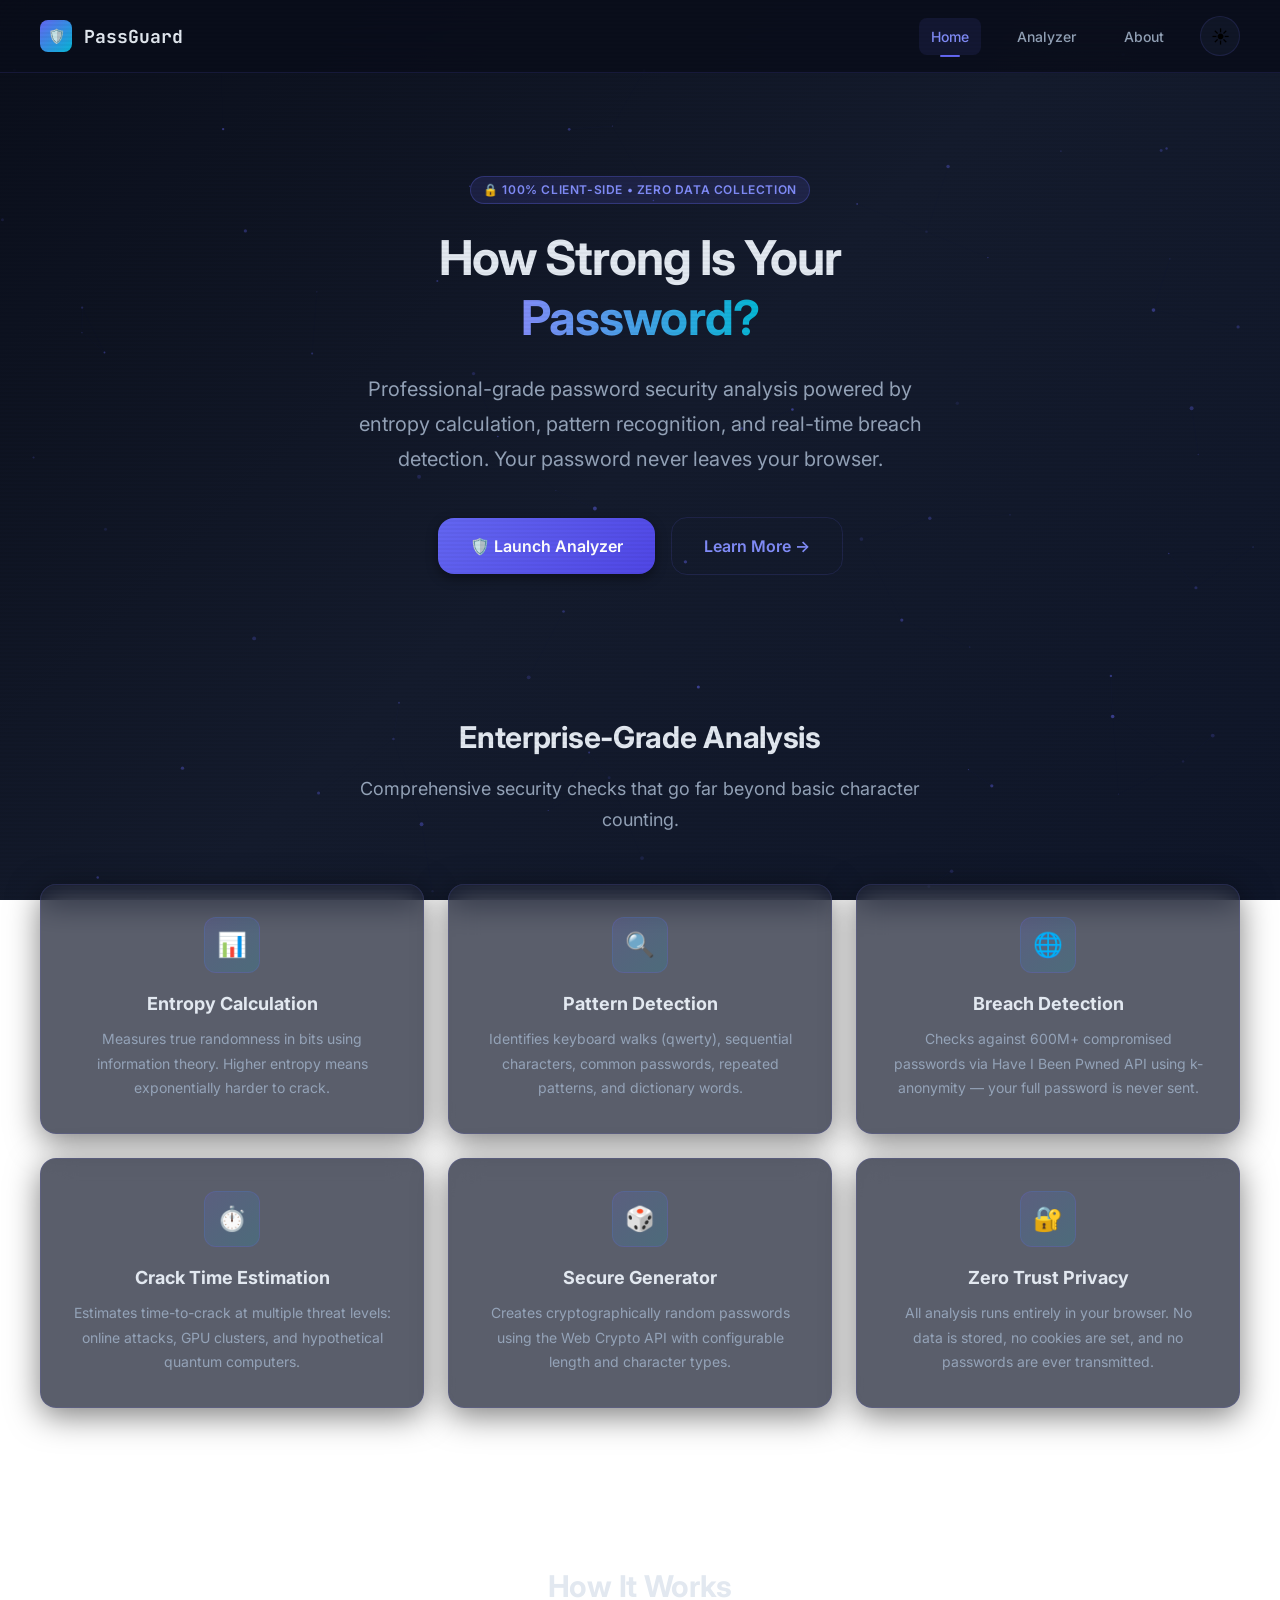
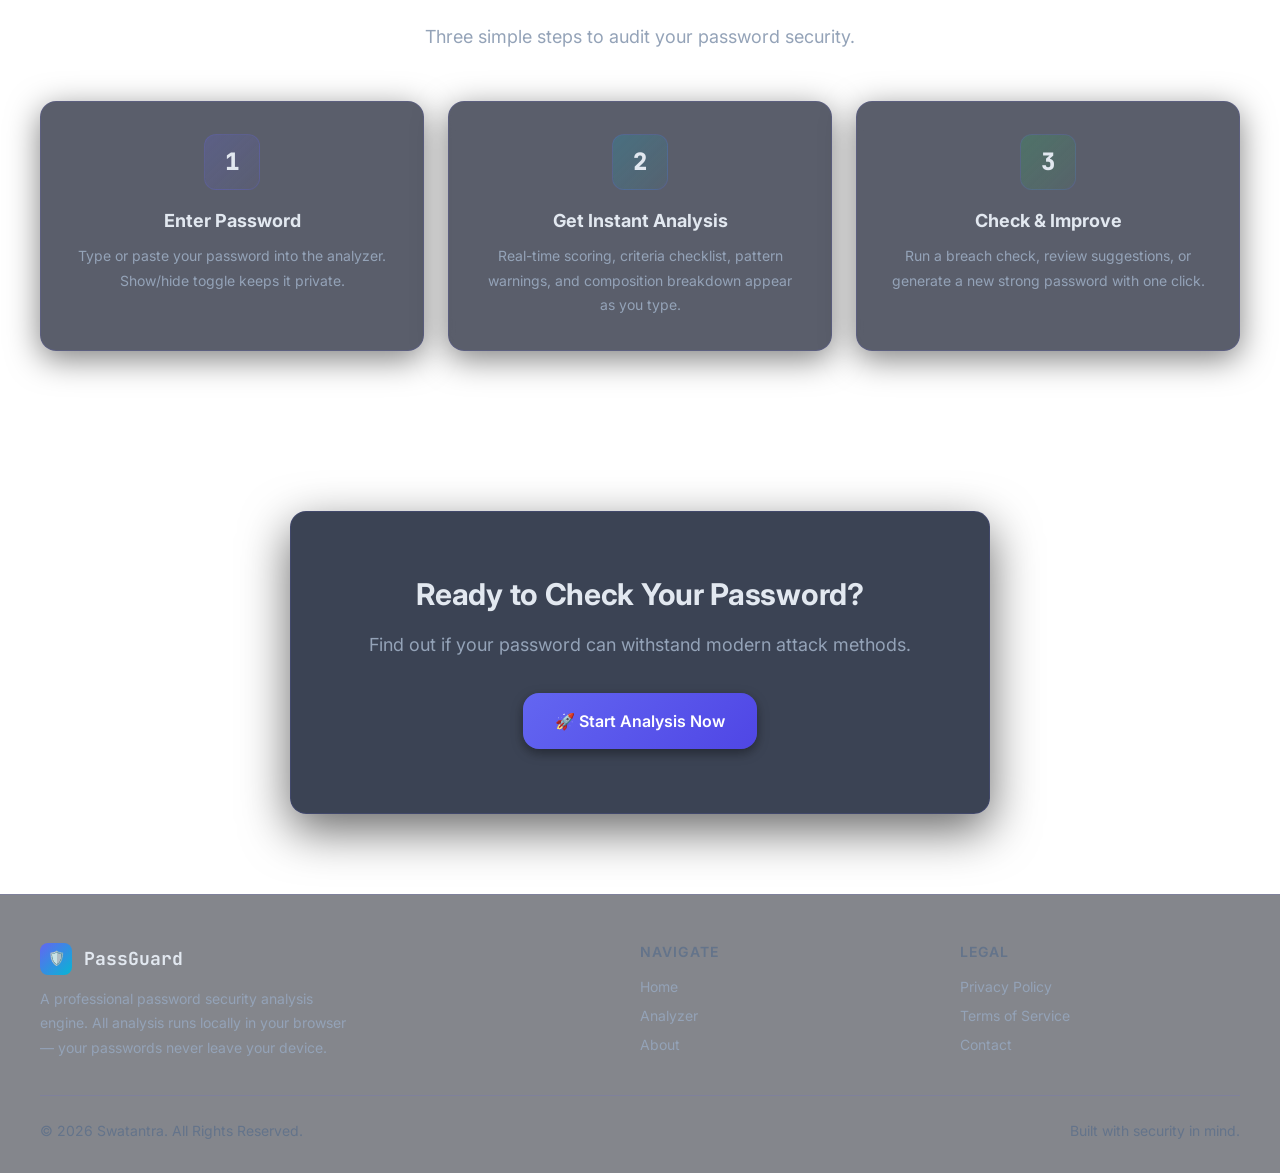
<file: index.html>
<!DOCTYPE html>
<html lang="en">
<head>
  <meta charset="UTF-8">
  <meta name="viewport" content="width=device-width, initial-scale=1.0">
  <title>PassGuard — Password Strength Analysis Engine</title>
  <meta name="description" content="Analyze your password strength with real-time entropy calculation, breach detection, and AI-powered suggestions. All processing happens locally in your browser.">
  <meta name="keywords" content="password strength, password checker, security analysis, breach detection, cybersecurity">
  <meta name="author" content="Swatantra">

  <!-- Fonts -->
  <link rel="preconnect" href="https://fonts.googleapis.com">
  <link rel="preconnect" href="https://fonts.gstatic.com" crossorigin>
  <link href="https://fonts.googleapis.com/css2?family=Inter:wght@400;500;600;700;800&family=JetBrains+Mono:wght@400;600;700&display=swap" rel="stylesheet">

  <!-- Styles -->
  <link rel="stylesheet" href="css/variables.css">
  <link rel="stylesheet" href="css/base.css">
  <link rel="stylesheet" href="css/components.css">
  <link rel="stylesheet" href="css/layouts.css">
  <link rel="stylesheet" href="css/animations.css">
</head>
<body class="scan-lines">
  <div class="page">
    <main class="main-content">

      <!-- Hero Section -->
      <section class="hero container">
        <div class="badge badge-primary fade-in-up" style="margin-bottom: var(--space-6);">
          🔒 100% Client-Side &bull; Zero Data Collection
        </div>
        <h1 class="fade-in-up fade-in-up-1">
          How Strong Is Your<br>
          <span class="gradient-text-animated">Password?</span>
        </h1>
        <p class="fade-in-up fade-in-up-2">
          Professional-grade password security analysis powered by entropy calculation, pattern recognition, and real-time breach detection. Your password never leaves your browser.
        </p>
        <div class="hero-actions fade-in-up fade-in-up-3">
          <a href="analyzer.html" class="btn btn-primary btn-large" id="heroCta">
            🛡️ Launch Analyzer
          </a>
          <a href="about.html" class="btn btn-secondary btn-large">
            Learn More →
          </a>
        </div>
      </section>

      <!-- Features Section -->
      <section class="section container">
        <div class="section-header">
          <h2 class="fade-in-up">Enterprise-Grade Analysis</h2>
          <p class="fade-in-up fade-in-up-1">Comprehensive security checks that go far beyond basic character counting.</p>
        </div>

        <div class="features-grid">
          <div class="card card-interactive feature-card fade-in-up fade-in-up-1">
            <div class="feature-icon">📊</div>
            <h3>Entropy Calculation</h3>
            <p>Measures true randomness in bits using information theory. Higher entropy means exponentially harder to crack.</p>
          </div>

          <div class="card card-interactive feature-card fade-in-up fade-in-up-2">
            <div class="feature-icon">🔍</div>
            <h3>Pattern Detection</h3>
            <p>Identifies keyboard walks (qwerty), sequential characters, common passwords, repeated patterns, and dictionary words.</p>
          </div>

          <div class="card card-interactive feature-card fade-in-up fade-in-up-3">
            <div class="feature-icon">🌐</div>
            <h3>Breach Detection</h3>
            <p>Checks against 600M+ compromised passwords via Have I Been Pwned API using k-anonymity — your full password is never sent.</p>
          </div>

          <div class="card card-interactive feature-card fade-in-up fade-in-up-1">
            <div class="feature-icon">⏱️</div>
            <h3>Crack Time Estimation</h3>
            <p>Estimates time-to-crack at multiple threat levels: online attacks, GPU clusters, and hypothetical quantum computers.</p>
          </div>

          <div class="card card-interactive feature-card fade-in-up fade-in-up-2">
            <div class="feature-icon">🎲</div>
            <h3>Secure Generator</h3>
            <p>Creates cryptographically random passwords using the Web Crypto API with configurable length and character types.</p>
          </div>

          <div class="card card-interactive feature-card fade-in-up fade-in-up-3">
            <div class="feature-icon">🔐</div>
            <h3>Zero Trust Privacy</h3>
            <p>All analysis runs entirely in your browser. No data is stored, no cookies are set, and no passwords are ever transmitted.</p>
          </div>
        </div>
      </section>

      <!-- How It Works Section -->
      <section class="section container">
        <div class="section-header">
          <h2 class="fade-in-up">How It Works</h2>
          <p class="fade-in-up fade-in-up-1">Three simple steps to audit your password security.</p>
        </div>

        <div class="features-grid">
          <div class="card feature-card fade-in-up fade-in-up-1">
            <div class="feature-icon" style="background: linear-gradient(135deg, rgba(99, 102, 241, 0.2), rgba(99, 102, 241, 0.05));">
              <span style="font-family: var(--font-mono); font-weight: 800;">1</span>
            </div>
            <h3>Enter Password</h3>
            <p>Type or paste your password into the analyzer. Show/hide toggle keeps it private.</p>
          </div>

          <div class="card feature-card fade-in-up fade-in-up-2">
            <div class="feature-icon" style="background: linear-gradient(135deg, rgba(6, 182, 212, 0.2), rgba(6, 182, 212, 0.05));">
              <span style="font-family: var(--font-mono); font-weight: 800;">2</span>
            </div>
            <h3>Get Instant Analysis</h3>
            <p>Real-time scoring, criteria checklist, pattern warnings, and composition breakdown appear as you type.</p>
          </div>

          <div class="card feature-card fade-in-up fade-in-up-3">
            <div class="feature-icon" style="background: linear-gradient(135deg, rgba(34, 197, 94, 0.2), rgba(34, 197, 94, 0.05));">
              <span style="font-family: var(--font-mono); font-weight: 800;">3</span>
            </div>
            <h3>Check & Improve</h3>
            <p>Run a breach check, review suggestions, or generate a new strong password with one click.</p>
          </div>
        </div>
      </section>

      <!-- CTA Section -->
      <section class="section container" style="text-align: center;">
        <div class="card card-elevated fade-in-up" style="padding: var(--space-16) var(--space-8); max-width: 700px; margin: 0 auto;">
          <h2 style="margin-bottom: var(--space-4);">Ready to Check Your Password?</h2>
          <p style="margin-bottom: var(--space-8); font-size: var(--text-lg);">
            Find out if your password can withstand modern attack methods.
          </p>
          <a href="analyzer.html" class="btn btn-primary btn-large pulse-glow">
            🚀 Start Analysis Now
          </a>
        </div>
      </section>

    </main>
  </div>

  <script src="js/common.js"></script>
  <script>Common.init('home');</script>
</body>
</html>
</file>
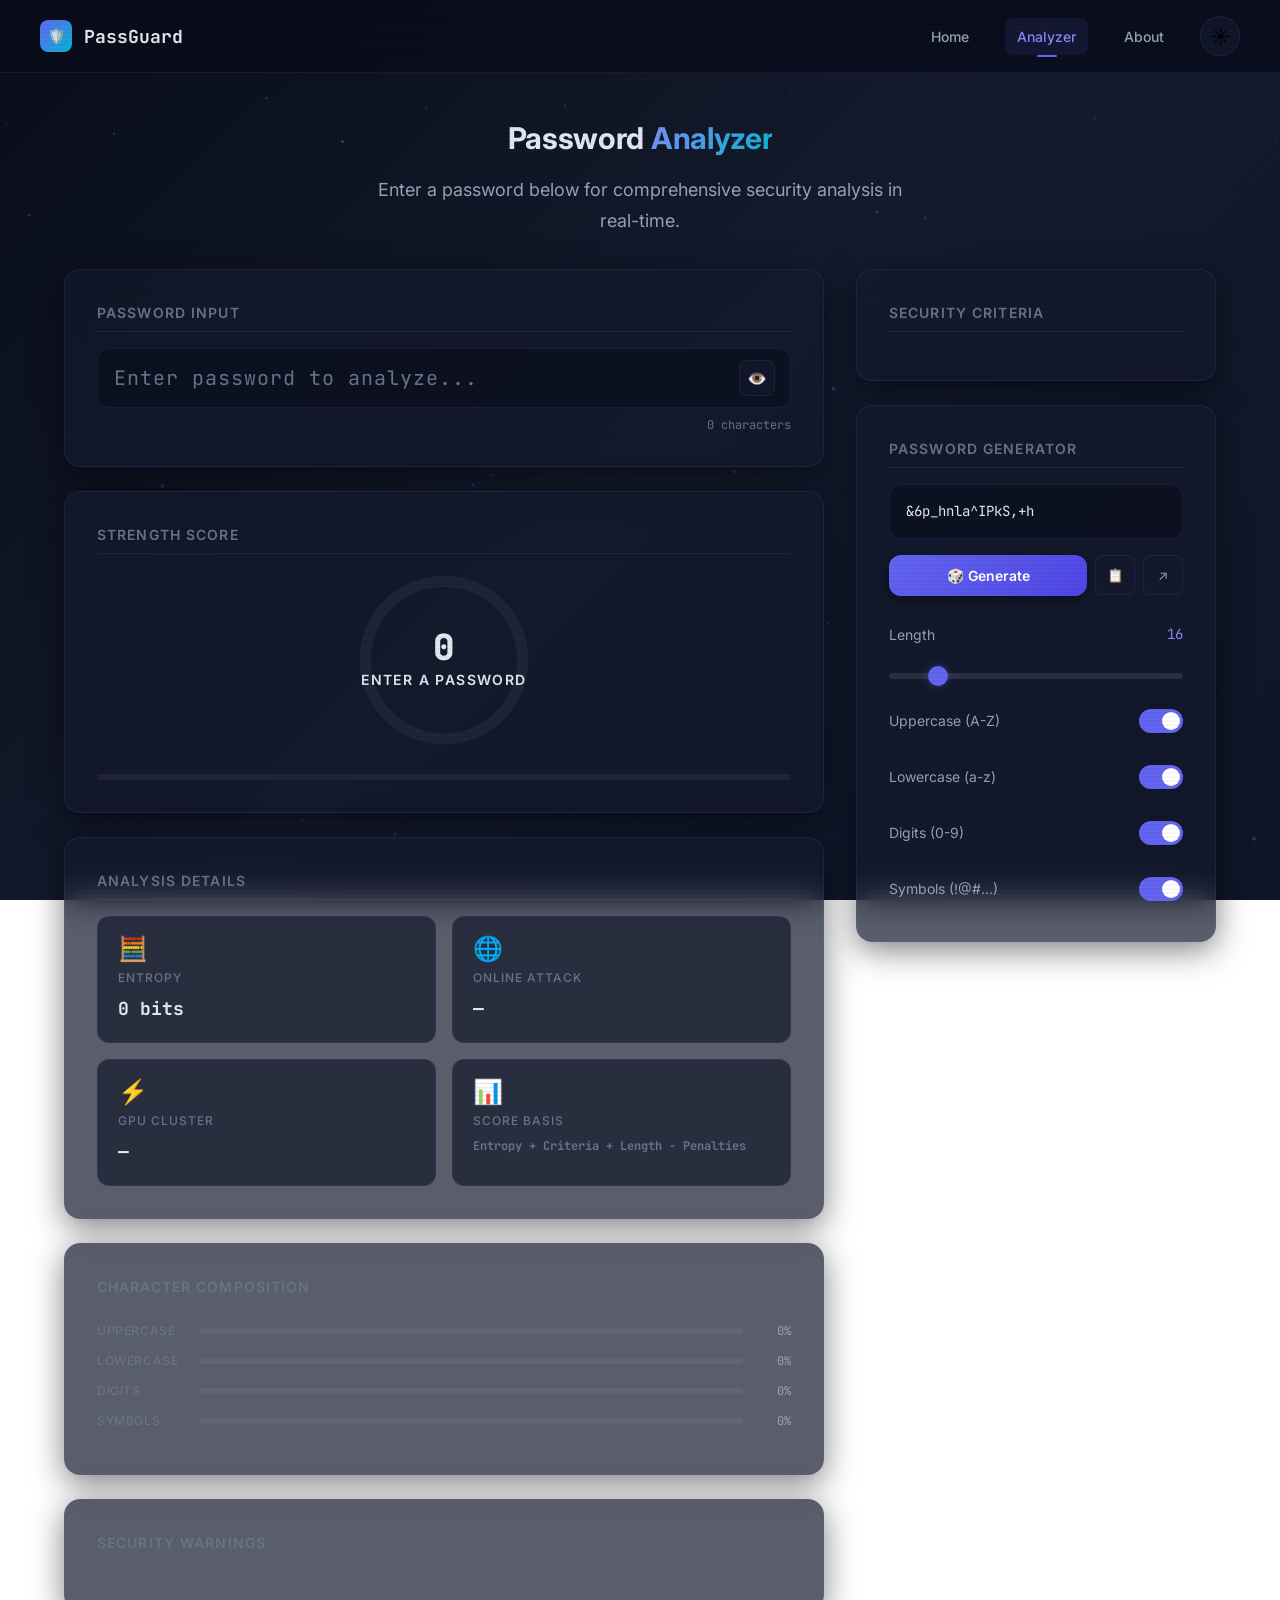
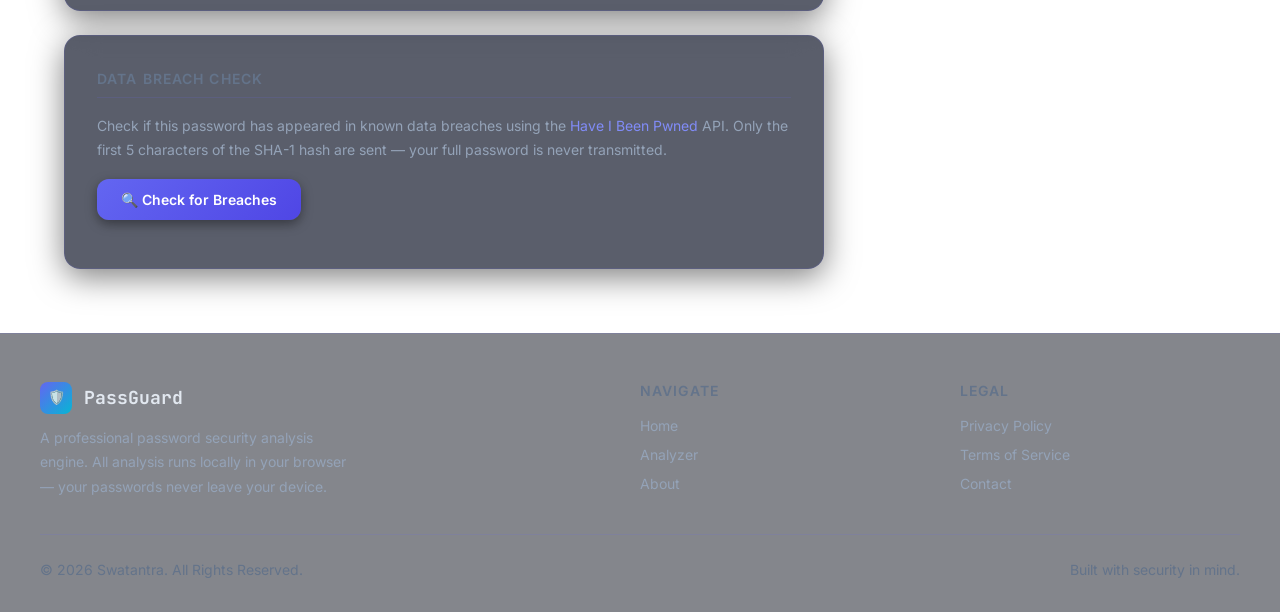
<file: analyzer.html>
<!DOCTYPE html>
<html lang="en">

<head>
    <meta charset="UTF-8">
    <meta name="viewport" content="width=device-width, initial-scale=1.0">
    <title>Password Analyzer — PassGuard</title>
    <meta name="description"
        content="Analyze your password strength with real-time entropy, pattern detection, breach checking, and a secure password generator.">

    <!-- Fonts -->
    <link rel="preconnect" href="https://fonts.googleapis.com">
    <link rel="preconnect" href="https://fonts.gstatic.com" crossorigin>
    <link
        href="https://fonts.googleapis.com/css2?family=Inter:wght@400;500;600;700;800&family=JetBrains+Mono:wght@400;600;700&display=swap"
        rel="stylesheet">

    <!-- Styles -->
    <link rel="stylesheet" href="css/variables.css">
    <link rel="stylesheet" href="css/base.css">
    <link rel="stylesheet" href="css/components.css">
    <link rel="stylesheet" href="css/layouts.css">
    <link rel="stylesheet" href="css/animations.css">

    <style>
        /* Analyzer-specific styles */
        .analyzer-input-card {
            padding: var(--space-8);
        }

        .password-input-wrapper {
            position: relative;
        }

        .password-input-wrapper .input-field {
            padding-right: 100px;
            font-size: var(--text-xl);
            letter-spacing: 0.05em;
        }

        .char-counter {
            font-family: var(--font-mono);
            font-size: var(--text-xs);
            color: var(--color-text-muted);
            margin-top: var(--space-2);
            text-align: right;
        }

        .gauge-wrapper {
            position: relative;
            display: flex;
            justify-content: center;
            align-items: center;
        }

        .gauge-center-content {
            position: absolute;
            text-align: center;
        }

        .stats-row {
            display: grid;
            grid-template-columns: repeat(2, 1fr);
            gap: var(--space-4);
        }

        .comp-row {
            display: flex;
            align-items: center;
            gap: var(--space-3);
            margin-bottom: var(--space-3);
        }

        .comp-label {
            width: 90px;
            font-size: var(--text-xs);
            font-weight: var(--weight-medium);
            text-transform: uppercase;
            letter-spacing: 0.05em;
            color: var(--color-text-muted);
            flex-shrink: 0;
        }

        .comp-bar {
            flex: 1;
            height: 6px;
            background: rgba(255, 255, 255, 0.05);
            border-radius: var(--radius-full);
            overflow: hidden;
        }

        [data-theme="light"] .comp-bar {
            background: rgba(0, 0, 0, 0.06);
        }

        .comp-bar-fill {
            height: 100%;
            border-radius: var(--radius-full);
            transition: width 500ms ease;
            width: 0%;
        }

        .comp-percent {
            width: 36px;
            font-family: var(--font-mono);
            font-size: var(--text-xs);
            color: var(--color-text-secondary);
            text-align: right;
            flex-shrink: 0;
        }

        .section-title {
            font-size: var(--text-sm);
            font-weight: var(--weight-semibold);
            text-transform: uppercase;
            letter-spacing: 0.08em;
            color: var(--color-text-muted);
            margin-bottom: var(--space-4);
            padding-bottom: var(--space-2);
            border-bottom: 1px solid var(--color-border);
        }

        .gen-text {
            flex: 1;
            word-break: break-all;
            font-size: var(--text-sm);
        }

        .gen-actions {
            display: flex;
            gap: var(--space-2);
            flex-shrink: 0;
        }

        .warnings-section {
            display: flex;
            flex-direction: column;
            gap: var(--space-2);
        }
    </style>
</head>

<body class="scan-lines">
    <div class="page">
        <main class="main-content">
            <div class="container" style="padding-top: var(--space-10); padding-bottom: var(--space-16);">

                <!-- Page Header -->
                <div class="section-header fade-in-up" style="margin-bottom: var(--space-8);">
                    <h2>Password <span class="gradient-text">Analyzer</span></h2>
                    <p>Enter a password below for comprehensive security analysis in real-time.</p>
                </div>

                <div class="analyzer-layout">
                    <!-- ═══ Main Column ═══ -->
                    <div class="analyzer-main">

                        <!-- Password Input -->
                        <div class="card analyzer-input-card fade-in-up">
                            <div class="section-title">Password Input</div>
                            <div class="input-group password-input-wrapper">
                                <input type="password" id="passwordInput" class="input-field"
                                    placeholder="Enter password to analyze..." autocomplete="off" spellcheck="false"
                                    aria-label="Password to analyze">
                                <div class="input-addon">
                                    <button class="btn-icon tooltip" id="toggleVisibility" data-tooltip="Show/Hide"
                                        aria-label="Toggle password visibility">👁️</button>
                                </div>
                            </div>
                            <div class="char-counter" id="charCount">0 characters</div>
                        </div>

                        <!-- Strength Gauge + Bar -->
                        <div class="card fade-in-up fade-in-up-1">
                            <div class="section-title">Strength Score</div>
                            <div class="gauge-wrapper">
                                <svg class="gauge-svg" viewBox="0 0 160 160" aria-hidden="true">
                                    <circle class="gauge-bg" cx="80" cy="80" r="70"></circle>
                                    <circle class="gauge-fill" id="gaugeFill" cx="80" cy="80" r="70"></circle>
                                </svg>
                                <div class="gauge-center-content">
                                    <div class="gauge-score" id="gaugeScore">0</div>
                                    <div class="gauge-label" id="gaugeLabel">Enter a password</div>
                                </div>
                            </div>
                            <div style="margin-top: var(--space-6);">
                                <div class="strength-bar-wrapper">
                                    <div class="strength-bar-fill" id="strengthBarFill"></div>
                                </div>
                            </div>
                        </div>

                        <!-- Statistics -->
                        <div class="card fade-in-up fade-in-up-2">
                            <div class="section-title">Analysis Details</div>
                            <div class="stats-row">
                                <div class="stat-card">
                                    <span class="stat-icon">🧮</span>
                                    <span class="stat-label">Entropy</span>
                                    <span class="stat-value" id="entropyValue">0 bits</span>
                                </div>
                                <div class="stat-card">
                                    <span class="stat-icon">🌐</span>
                                    <span class="stat-label">Online Attack</span>
                                    <span class="stat-value" id="crackTimeValue">—</span>
                                </div>
                                <div class="stat-card">
                                    <span class="stat-icon">⚡</span>
                                    <span class="stat-label">GPU Cluster</span>
                                    <span class="stat-value" id="crackTimeOffline">—</span>
                                </div>
                                <div class="stat-card">
                                    <span class="stat-icon">📊</span>
                                    <span class="stat-label">Score Basis</span>
                                    <span class="stat-value"
                                        style="font-size: var(--text-xs); line-height: 1.4; color: var(--color-text-muted);">Entropy
                                        + Criteria + Length - Penalties</span>
                                </div>
                            </div>
                        </div>

                        <!-- Character Composition -->
                        <div class="card fade-in-up fade-in-up-3">
                            <div class="section-title">Character Composition</div>
                            <div id="compUppercase" class="comp-row">
                                <span class="comp-label">Uppercase</span>
                                <div class="comp-bar">
                                    <div class="comp-bar-fill"></div>
                                </div>
                                <span class="comp-percent">0%</span>
                            </div>
                            <div id="compLowercase" class="comp-row">
                                <span class="comp-label">Lowercase</span>
                                <div class="comp-bar">
                                    <div class="comp-bar-fill"></div>
                                </div>
                                <span class="comp-percent">0%</span>
                            </div>
                            <div id="compDigits" class="comp-row">
                                <span class="comp-label">Digits</span>
                                <div class="comp-bar">
                                    <div class="comp-bar-fill"></div>
                                </div>
                                <span class="comp-percent">0%</span>
                            </div>
                            <div id="compSymbols" class="comp-row">
                                <span class="comp-label">Symbols</span>
                                <div class="comp-bar">
                                    <div class="comp-bar-fill"></div>
                                </div>
                                <span class="comp-percent">0%</span>
                            </div>
                        </div>

                        <!-- Warnings -->
                        <div class="card fade-in-up fade-in-up-4">
                            <div class="section-title">Security Warnings</div>
                            <div class="warnings-section" id="warningsList">
                                <!-- Populated by JS -->
                            </div>
                        </div>

                        <!-- Breach Check -->
                        <div class="card fade-in-up fade-in-up-5">
                            <div class="section-title">Data Breach Check</div>
                            <p style="font-size: var(--text-sm); margin-bottom: var(--space-4);">
                                Check if this password has appeared in known data breaches using the
                                <a href="https://haveibeenpwned.com" target="_blank" rel="noopener">Have I Been
                                    Pwned</a> API.
                                Only the first 5 characters of the SHA-1 hash are sent — your full password is never
                                transmitted.
                            </p>
                            <button class="btn btn-primary" id="breachCheckBtn" style="margin-bottom: var(--space-4);">
                                🔍 Check for Breaches
                            </button>
                            <div id="breachResult">
                                <!-- Populated by JS -->
                            </div>
                        </div>
                    </div>

                    <!-- ═══ Sidebar ═══ -->
                    <div class="analyzer-sidebar">

                        <!-- Criteria Checklist -->
                        <div class="card fade-in-up">
                            <div class="section-title">Security Criteria</div>
                            <div class="criteria-list" id="criteriaList">
                                <!-- Populated by JS -->
                            </div>
                        </div>

                        <!-- Password Generator -->
                        <div class="card fade-in-up fade-in-up-1">
                            <div class="section-title">Password Generator</div>

                            <div class="generator-output" style="margin-bottom: var(--space-4);">
                                <span class="gen-text" id="genOutput">
                                    <span class="gen-text">Click "Generate" to create a password</span>
                                </span>
                            </div>

                            <div class="gen-actions" style="margin-bottom: var(--space-5);">
                                <button class="btn btn-primary" id="genBtn" style="flex:1;">🎲 Generate</button>
                                <button class="btn-icon tooltip" id="genCopyBtn" data-tooltip="Copy"
                                    aria-label="Copy password">📋</button>
                                <button class="btn-icon tooltip" id="genUseBtn" data-tooltip="Use in analyzer"
                                    aria-label="Use in analyzer">↗️</button>
                            </div>

                            <div class="generator-controls">
                                <div>
                                    <div class="toggle-row" style="margin-bottom: var(--space-2);">
                                        <span class="toggle-label">Length</span>
                                        <span class="toggle-label"
                                            style="font-family: var(--font-mono); color: var(--color-primary-light);"
                                            id="genLengthValue">16</span>
                                    </div>
                                    <input type="range" class="range-slider" id="genLength" min="8" max="64" value="16"
                                        aria-label="Password length">
                                </div>

                                <div class="toggle-row">
                                    <span class="toggle-label">Uppercase (A-Z)</span>
                                    <label class="toggle-switch">
                                        <input type="checkbox" id="genUppercase" checked>
                                        <span class="toggle-slider"></span>
                                    </label>
                                </div>

                                <div class="toggle-row">
                                    <span class="toggle-label">Lowercase (a-z)</span>
                                    <label class="toggle-switch">
                                        <input type="checkbox" id="genLowercase" checked>
                                        <span class="toggle-slider"></span>
                                    </label>
                                </div>

                                <div class="toggle-row">
                                    <span class="toggle-label">Digits (0-9)</span>
                                    <label class="toggle-switch">
                                        <input type="checkbox" id="genDigits" checked>
                                        <span class="toggle-slider"></span>
                                    </label>
                                </div>

                                <div class="toggle-row">
                                    <span class="toggle-label">Symbols (!@#...)</span>
                                    <label class="toggle-switch">
                                        <input type="checkbox" id="genSymbols" checked>
                                        <span class="toggle-slider"></span>
                                    </label>
                                </div>
                            </div>
                        </div>
                    </div>
                </div>
            </div>
        </main>
    </div>

    <script src="js/common.js"></script>
    <script src="js/analyzer.js"></script>
    <script src="js/breach.js"></script>
    <script src="js/generator.js"></script>
    <script src="js/ui.js"></script>
    <script>
        Common.init('analyzer');
        AnalyzerUI.init();
    </script>
</body>

</html>
</file>
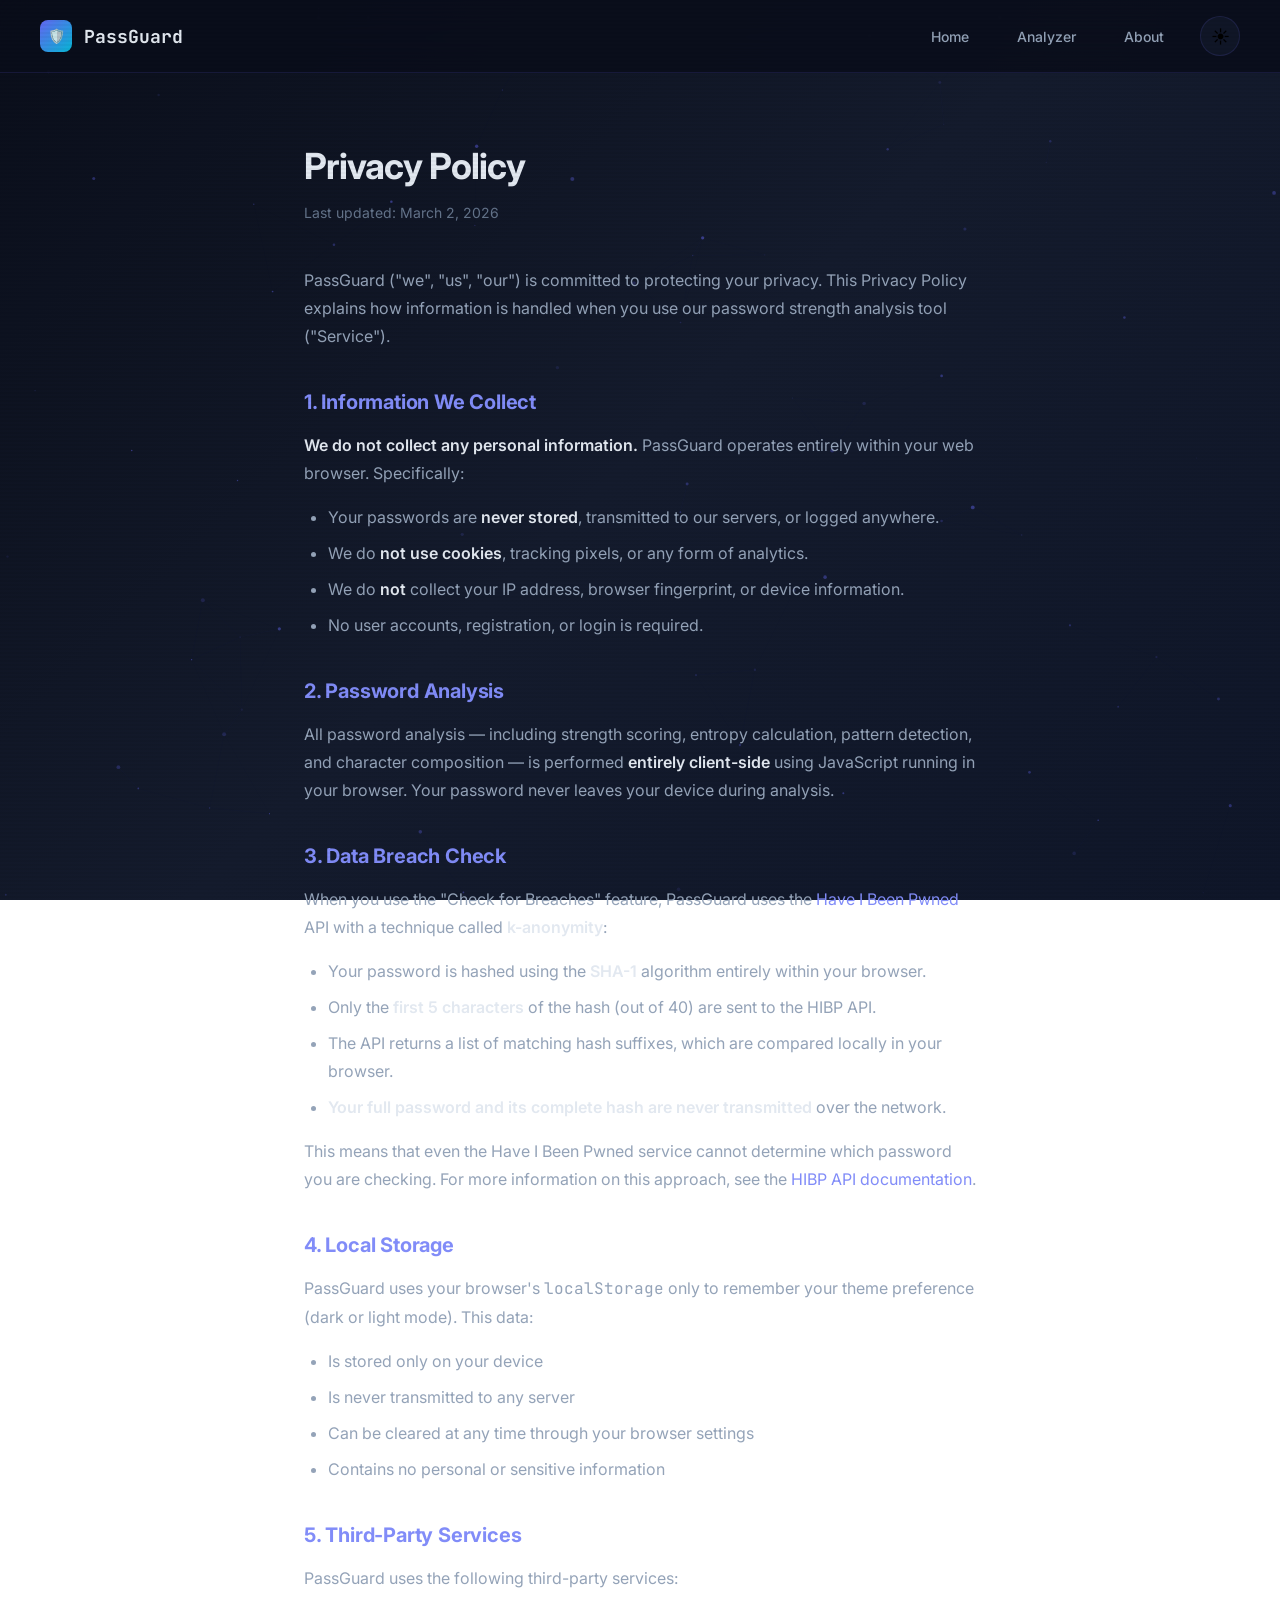
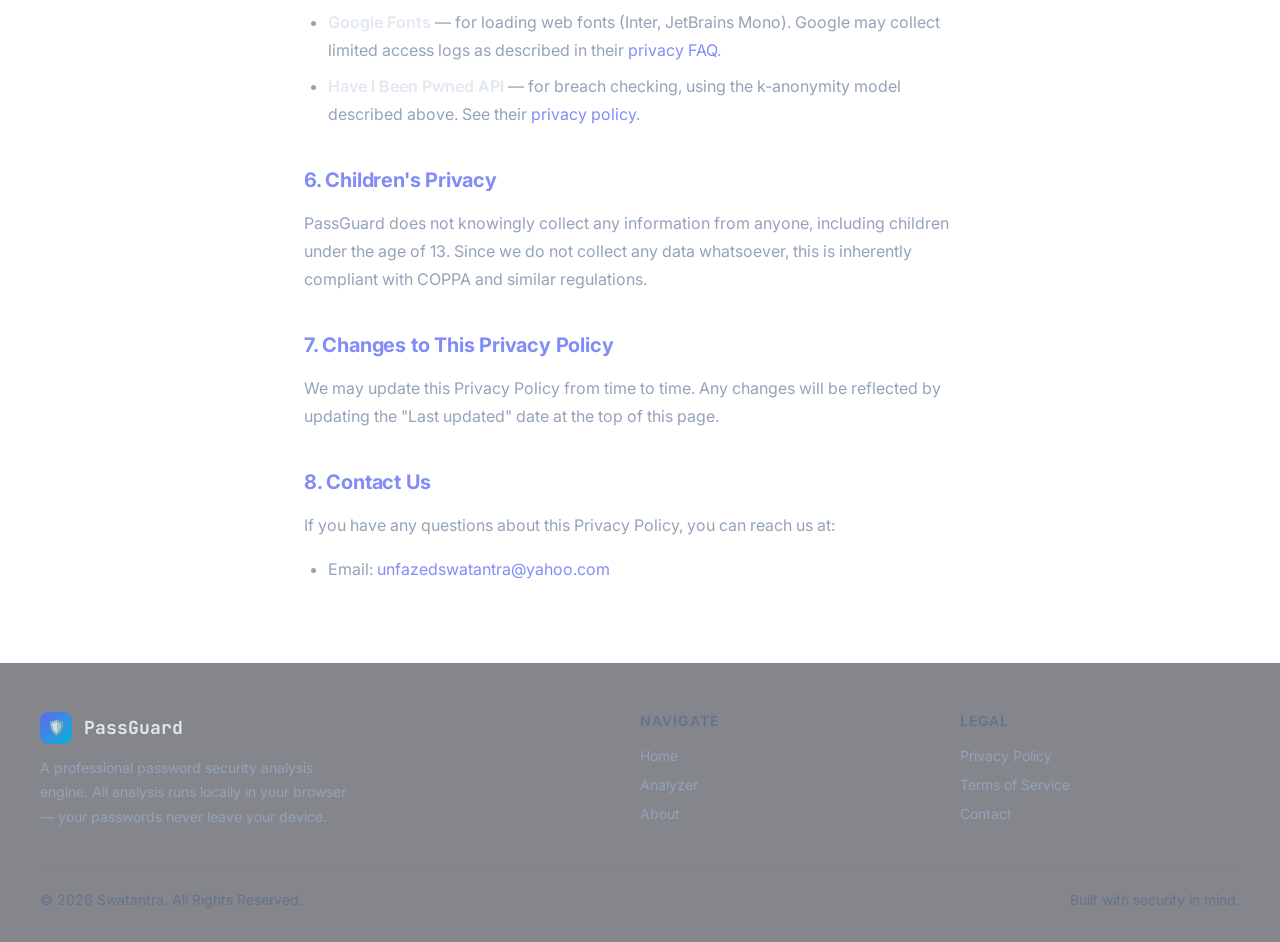
<file: privacy.html>
<!DOCTYPE html>
<html lang="en">

<head>
    <meta charset="UTF-8">
    <meta name="viewport" content="width=device-width, initial-scale=1.0">
    <title>Privacy Policy — PassGuard</title>
    <meta name="description"
        content="PassGuard Privacy Policy — Learn how your data is handled. All password analysis is performed entirely in your browser. No data is collected.">

    <!-- Fonts -->
    <link rel="preconnect" href="https://fonts.googleapis.com">
    <link rel="preconnect" href="https://fonts.gstatic.com" crossorigin>
    <link
        href="https://fonts.googleapis.com/css2?family=Inter:wght@400;500;600;700;800&family=JetBrains+Mono:wght@400;600;700&display=swap"
        rel="stylesheet">

    <!-- Styles -->
    <link rel="stylesheet" href="css/variables.css">
    <link rel="stylesheet" href="css/base.css">
    <link rel="stylesheet" href="css/components.css">
    <link rel="stylesheet" href="css/layouts.css">
    <link rel="stylesheet" href="css/animations.css">
</head>

<body class="scan-lines">
    <div class="page">
        <main class="main-content">
            <div class="legal-content fade-in-up">

                <h1>Privacy Policy</h1>
                <p class="last-updated">Last updated: March 2, 2026</p>

                <p>
                    PassGuard ("we", "us", "our") is committed to protecting your privacy. This Privacy Policy explains
                    how information is handled when you use our password strength analysis tool ("Service").
                </p>

                <h2>1. Information We Collect</h2>
                <p><strong>We do not collect any personal information.</strong> PassGuard operates entirely within your
                    web browser. Specifically:</p>
                <ul>
                    <li>Your passwords are <strong>never stored</strong>, transmitted to our servers, or logged
                        anywhere.</li>
                    <li>We do <strong>not use cookies</strong>, tracking pixels, or any form of analytics.</li>
                    <li>We do <strong>not</strong> collect your IP address, browser fingerprint, or device information.
                    </li>
                    <li>No user accounts, registration, or login is required.</li>
                </ul>

                <h2>2. Password Analysis</h2>
                <p>
                    All password analysis — including strength scoring, entropy calculation, pattern detection, and
                    character composition — is performed <strong>entirely client-side</strong> using JavaScript running
                    in your browser. Your password never leaves your device during analysis.
                </p>

                <h2>3. Data Breach Check</h2>
                <p>
                    When you use the "Check for Breaches" feature, PassGuard uses the <a
                        href="https://haveibeenpwned.com" target="_blank" rel="noopener noreferrer">Have I Been
                        Pwned</a> API with a technique called <strong>k-anonymity</strong>:
                </p>
                <ul>
                    <li>Your password is hashed using the <strong>SHA-1</strong> algorithm entirely within your browser.
                    </li>
                    <li>Only the <strong>first 5 characters</strong> of the hash (out of 40) are sent to the HIBP API.
                    </li>
                    <li>The API returns a list of matching hash suffixes, which are compared locally in your browser.
                    </li>
                    <li><strong>Your full password and its complete hash are never transmitted</strong> over the
                        network.</li>
                </ul>
                <p>
                    This means that even the Have I Been Pwned service cannot determine which password you are checking.
                    For more information on this approach, see the <a
                        href="https://haveibeenpwned.com/API/v3#SearchingPwnedPasswordsByRange" target="_blank"
                        rel="noopener noreferrer">HIBP API documentation</a>.
                </p>

                <h2>4. Local Storage</h2>
                <p>
                    PassGuard uses your browser's <code>localStorage</code> only to remember your theme preference (dark
                    or light mode). This data:
                </p>
                <ul>
                    <li>Is stored only on your device</li>
                    <li>Is never transmitted to any server</li>
                    <li>Can be cleared at any time through your browser settings</li>
                    <li>Contains no personal or sensitive information</li>
                </ul>

                <h2>5. Third-Party Services</h2>
                <p>PassGuard uses the following third-party services:</p>
                <ul>
                    <li><strong>Google Fonts</strong> — for loading web fonts (Inter, JetBrains Mono). Google may
                        collect limited access logs as described in their <a
                            href="https://developers.google.com/fonts/faq/privacy" target="_blank"
                            rel="noopener noreferrer">privacy FAQ</a>.</li>
                    <li><strong>Have I Been Pwned API</strong> — for breach checking, using the k-anonymity model
                        described above. See their <a href="https://haveibeenpwned.com/Privacy" target="_blank"
                            rel="noopener noreferrer">privacy policy</a>.</li>
                </ul>

                <h2>6. Children's Privacy</h2>
                <p>
                    PassGuard does not knowingly collect any information from anyone, including children under the age
                    of 13. Since we do not collect any data whatsoever, this is inherently compliant with COPPA and
                    similar regulations.
                </p>

                <h2>7. Changes to This Privacy Policy</h2>
                <p>
                    We may update this Privacy Policy from time to time. Any changes will be reflected by updating the
                    "Last updated" date at the top of this page.
                </p>

                <h2>8. Contact Us</h2>
                <p>
                    If you have any questions about this Privacy Policy, you can reach us at:
                </p>
                <ul>
                    <li>Email: <a href="mailto:unfazedswatantra@yahoo.com">unfazedswatantra@yahoo.com</a></li>
                </ul>

            </div>
        </main>
    </div>

    <script src="js/common.js"></script>
    <script>Common.init('');</script>
</body>

</html>
</file>
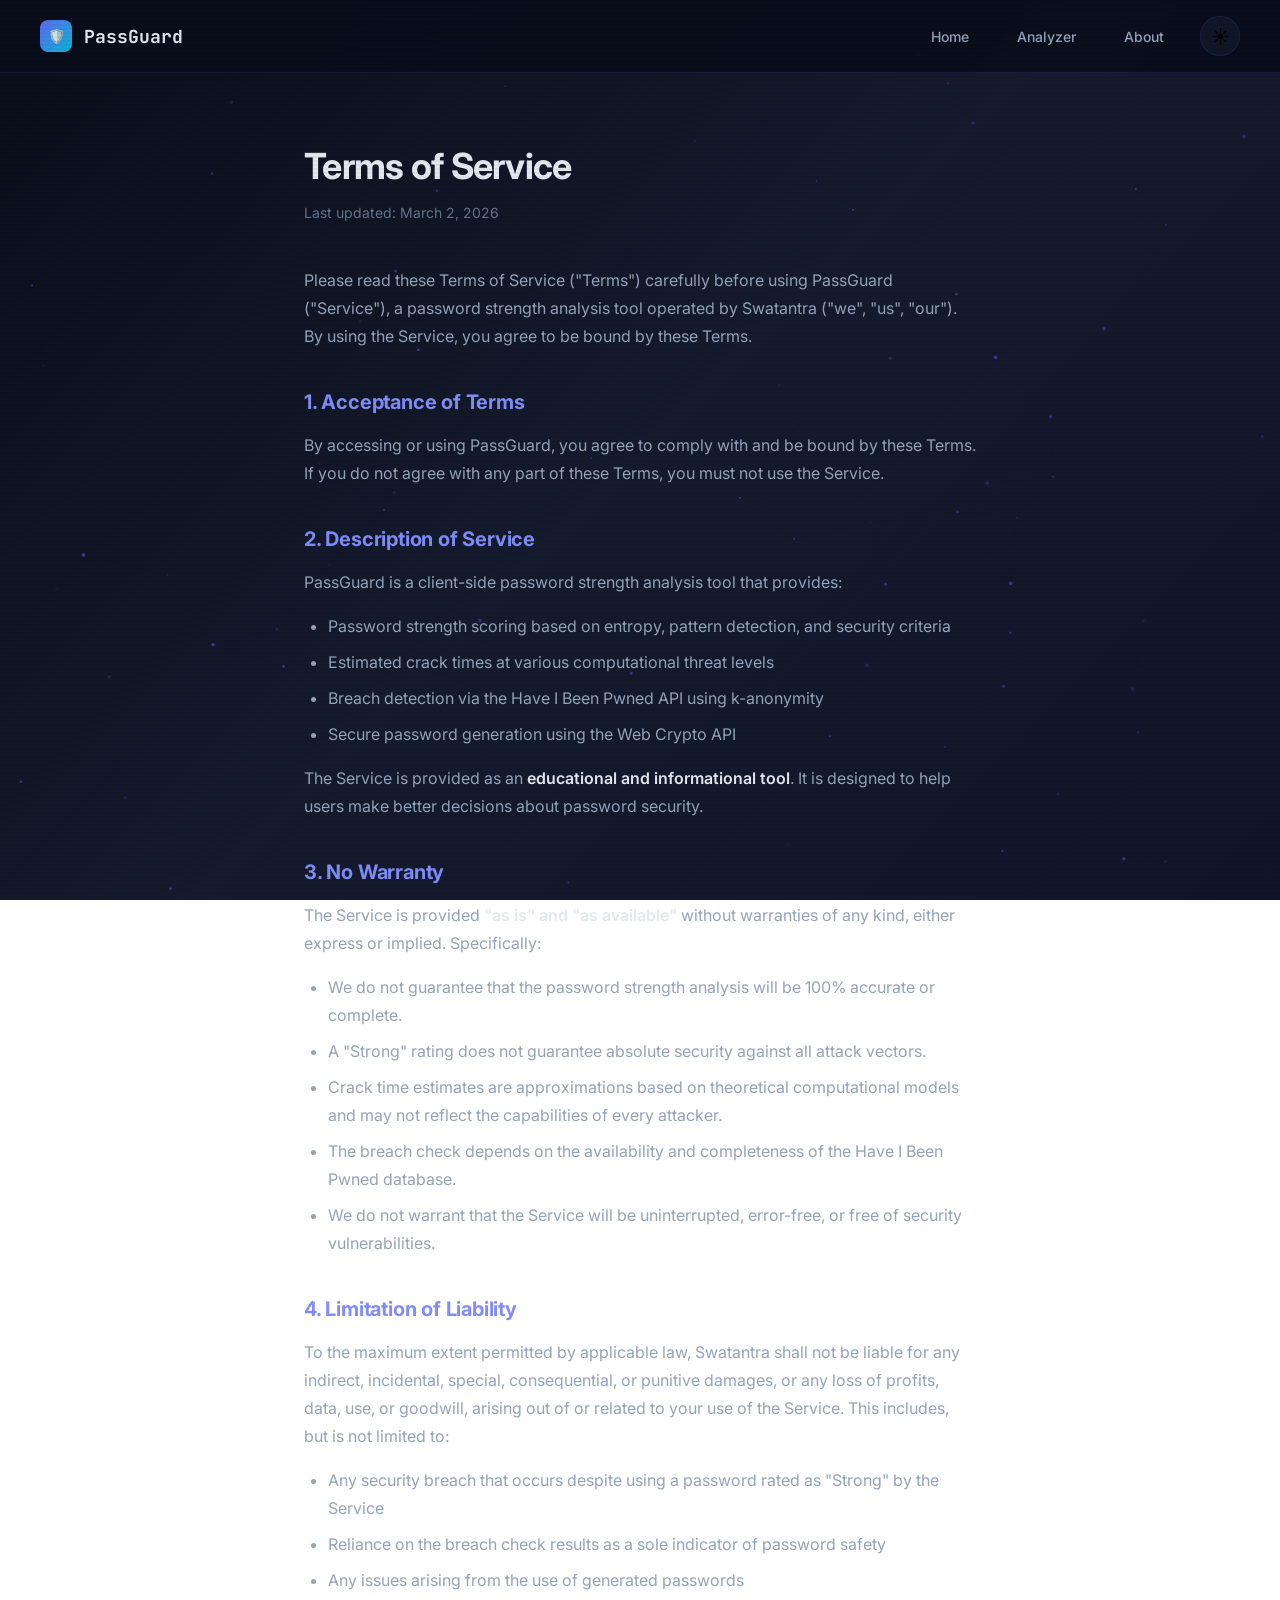
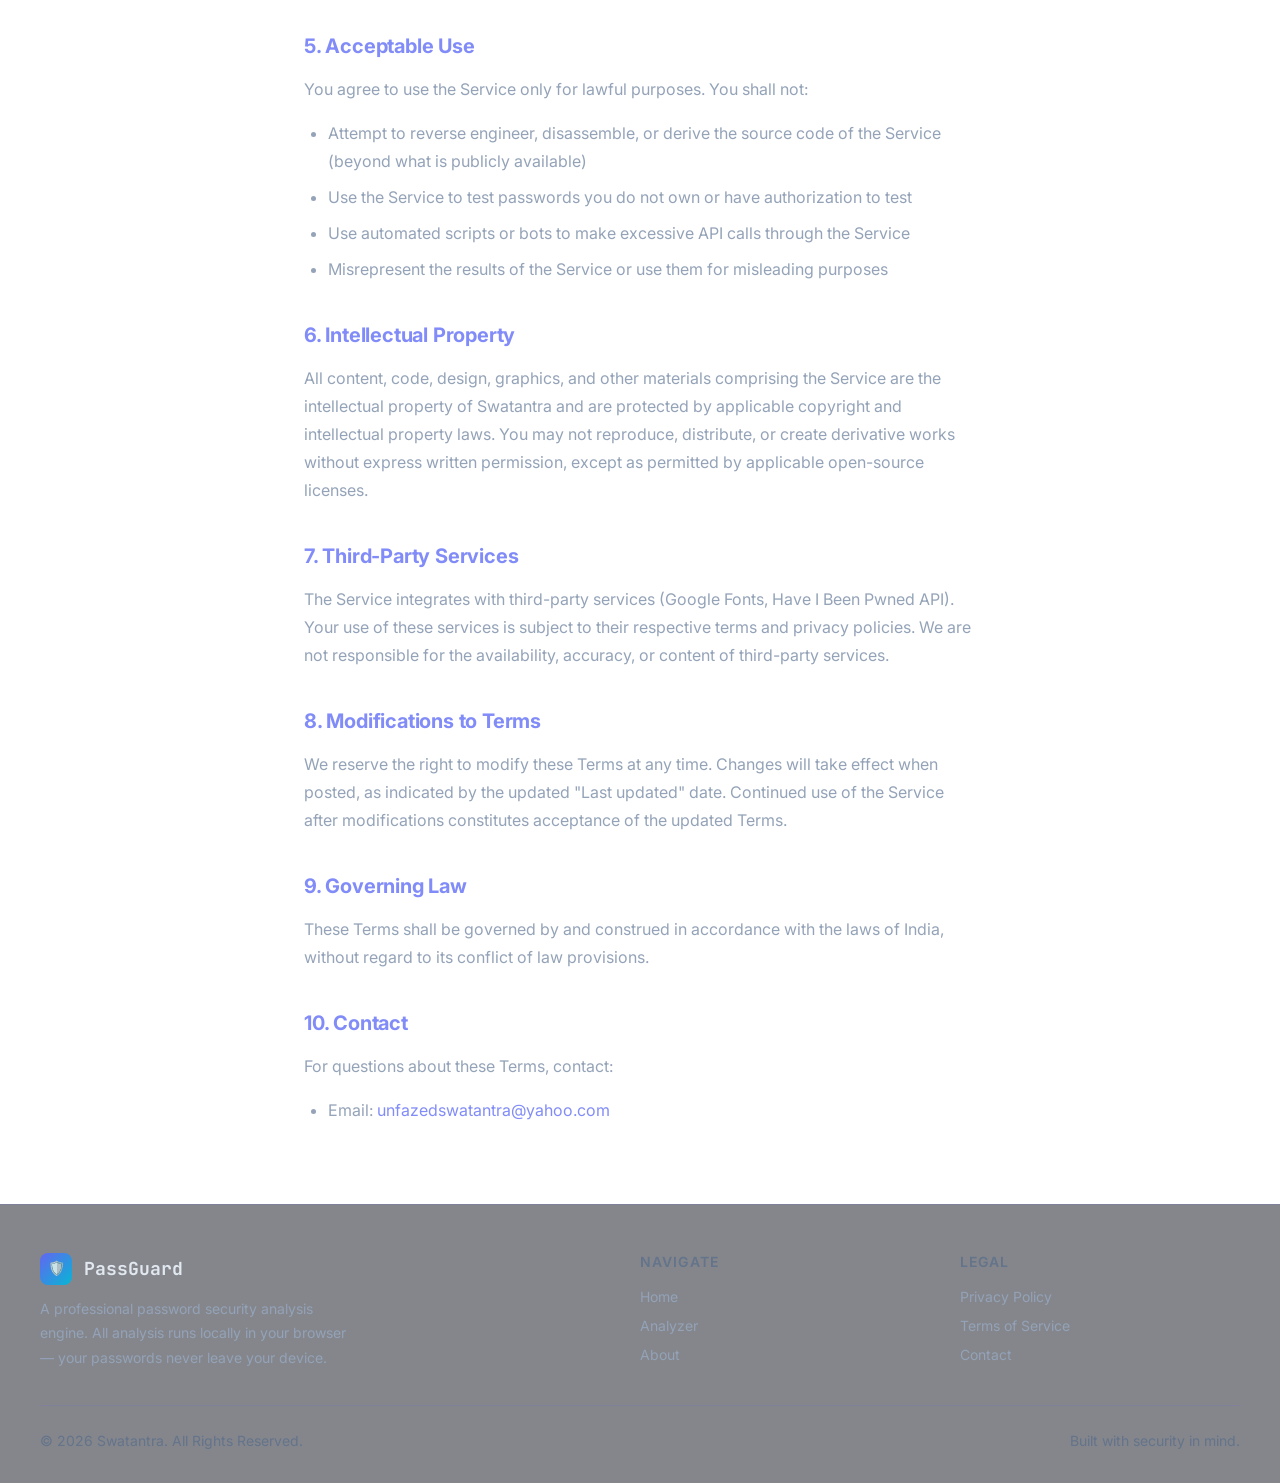
<file: terms.html>
<!DOCTYPE html>
<html lang="en">

<head>
    <meta charset="UTF-8">
    <meta name="viewport" content="width=device-width, initial-scale=1.0">
    <title>Terms of Service — PassGuard</title>
    <meta name="description"
        content="PassGuard Terms of Service — Read the terms governing the use of our password strength analysis tool.">

    <!-- Fonts -->
    <link rel="preconnect" href="https://fonts.googleapis.com">
    <link rel="preconnect" href="https://fonts.gstatic.com" crossorigin>
    <link
        href="https://fonts.googleapis.com/css2?family=Inter:wght@400;500;600;700;800&family=JetBrains+Mono:wght@400;600;700&display=swap"
        rel="stylesheet">

    <!-- Styles -->
    <link rel="stylesheet" href="css/variables.css">
    <link rel="stylesheet" href="css/base.css">
    <link rel="stylesheet" href="css/components.css">
    <link rel="stylesheet" href="css/layouts.css">
    <link rel="stylesheet" href="css/animations.css">
</head>

<body class="scan-lines">
    <div class="page">
        <main class="main-content">
            <div class="legal-content fade-in-up">

                <h1>Terms of Service</h1>
                <p class="last-updated">Last updated: March 2, 2026</p>

                <p>
                    Please read these Terms of Service ("Terms") carefully before using PassGuard ("Service"), a
                    password strength analysis tool operated by Swatantra ("we", "us", "our"). By using the Service, you
                    agree to be bound by these Terms.
                </p>

                <h2>1. Acceptance of Terms</h2>
                <p>
                    By accessing or using PassGuard, you agree to comply with and be bound by these Terms. If you do not
                    agree with any part of these Terms, you must not use the Service.
                </p>

                <h2>2. Description of Service</h2>
                <p>
                    PassGuard is a client-side password strength analysis tool that provides:
                </p>
                <ul>
                    <li>Password strength scoring based on entropy, pattern detection, and security criteria</li>
                    <li>Estimated crack times at various computational threat levels</li>
                    <li>Breach detection via the Have I Been Pwned API using k-anonymity</li>
                    <li>Secure password generation using the Web Crypto API</li>
                </ul>
                <p>
                    The Service is provided as an <strong>educational and informational tool</strong>. It is designed to
                    help users make better decisions about password security.
                </p>

                <h2>3. No Warranty</h2>
                <p>
                    The Service is provided <strong>"as is" and "as available"</strong> without warranties of any kind,
                    either express or implied. Specifically:
                </p>
                <ul>
                    <li>We do not guarantee that the password strength analysis will be 100% accurate or complete.</li>
                    <li>A "Strong" rating does not guarantee absolute security against all attack vectors.</li>
                    <li>Crack time estimates are approximations based on theoretical computational models and may not
                        reflect the capabilities of every attacker.</li>
                    <li>The breach check depends on the availability and completeness of the Have I Been Pwned database.
                    </li>
                    <li>We do not warrant that the Service will be uninterrupted, error-free, or free of security
                        vulnerabilities.</li>
                </ul>

                <h2>4. Limitation of Liability</h2>
                <p>
                    To the maximum extent permitted by applicable law, Swatantra shall not be liable for any indirect,
                    incidental, special, consequential, or punitive damages, or any loss of profits, data, use, or
                    goodwill, arising out of or related to your use of the Service. This includes, but is not limited
                    to:
                </p>
                <ul>
                    <li>Any security breach that occurs despite using a password rated as "Strong" by the Service</li>
                    <li>Reliance on the breach check results as a sole indicator of password safety</li>
                    <li>Any issues arising from the use of generated passwords</li>
                </ul>

                <h2>5. Acceptable Use</h2>
                <p>You agree to use the Service only for lawful purposes. You shall not:</p>
                <ul>
                    <li>Attempt to reverse engineer, disassemble, or derive the source code of the Service (beyond what
                        is publicly available)</li>
                    <li>Use the Service to test passwords you do not own or have authorization to test</li>
                    <li>Use automated scripts or bots to make excessive API calls through the Service</li>
                    <li>Misrepresent the results of the Service or use them for misleading purposes</li>
                </ul>

                <h2>6. Intellectual Property</h2>
                <p>
                    All content, code, design, graphics, and other materials comprising the Service are the intellectual
                    property of Swatantra and are protected by applicable copyright and intellectual property laws. You
                    may not reproduce, distribute, or create derivative works without express written permission, except
                    as permitted by applicable open-source licenses.
                </p>

                <h2>7. Third-Party Services</h2>
                <p>
                    The Service integrates with third-party services (Google Fonts, Have I Been Pwned API). Your use of
                    these services is subject to their respective terms and privacy policies. We are not responsible for
                    the availability, accuracy, or content of third-party services.
                </p>

                <h2>8. Modifications to Terms</h2>
                <p>
                    We reserve the right to modify these Terms at any time. Changes will take effect when posted, as
                    indicated by the updated "Last updated" date. Continued use of the Service after modifications
                    constitutes acceptance of the updated Terms.
                </p>

                <h2>9. Governing Law</h2>
                <p>
                    These Terms shall be governed by and construed in accordance with the laws of India, without regard
                    to its conflict of law provisions.
                </p>

                <h2>10. Contact</h2>
                <p>For questions about these Terms, contact:</p>
                <ul>
                    <li>Email: <a href="mailto:unfazedswatantra@yahoo.com">unfazedswatantra@yahoo.com</a></li>
                </ul>

            </div>
        </main>
    </div>

    <script src="js/common.js"></script>
    <script>Common.init('');</script>
</body>

</html>
</file>
<file: css/variables.css>
/* ============================================
   DESIGN TOKENS — Password Strength Analyzer
   ============================================ */

:root {
  /* ── Colors: Dark Theme (default) ── */
  --color-bg-primary: #0a0e1a;
  --color-bg-secondary: #141b2d;
  --color-bg-gradient: linear-gradient(135deg, #0a0e1a 0%, #141b2d 50%, #0f1629 100%);
  --color-surface: rgba(20, 27, 45, 0.7);
  --color-surface-hover: rgba(30, 40, 65, 0.8);
  --color-surface-elevated: rgba(25, 35, 55, 0.85);
  --color-border: rgba(99, 102, 241, 0.15);
  --color-border-hover: rgba(99, 102, 241, 0.35);

  /* Accent */
  --color-primary: #6366f1;
  --color-primary-light: #818cf8;
  --color-primary-dark: #4f46e5;
  --color-primary-glow: rgba(99, 102, 241, 0.4);
  --color-secondary: #06b6d4;
  --color-secondary-light: #22d3ee;
  --color-secondary-glow: rgba(6, 182, 212, 0.3);

  /* Semantic */
  --color-danger: #ef4444;
  --color-danger-light: #f87171;
  --color-danger-glow: rgba(239, 68, 68, 0.3);
  --color-warning: #f59e0b;
  --color-warning-light: #fbbf24;
  --color-warning-glow: rgba(245, 158, 11, 0.3);
  --color-success: #22c55e;
  --color-success-light: #4ade80;
  --color-success-glow: rgba(34, 197, 94, 0.3);

  /* Text */
  --color-text-primary: #e2e8f0;
  --color-text-secondary: #94a3b8;
  --color-text-muted: #64748b;
  --color-text-inverse: #0f172a;

  /* ── Typography ── */
  --font-heading: 'Inter', -apple-system, BlinkMacSystemFont, sans-serif;
  --font-body: 'Inter', -apple-system, BlinkMacSystemFont, sans-serif;
  --font-mono: 'JetBrains Mono', 'Fira Code', monospace;

  --text-xs: 0.75rem;      /* 12px */
  --text-sm: 0.875rem;     /* 14px */
  --text-base: 1rem;       /* 16px */
  --text-lg: 1.125rem;     /* 18px */
  --text-xl: 1.25rem;      /* 20px */
  --text-2xl: 1.5rem;      /* 24px */
  --text-3xl: 1.875rem;    /* 30px */
  --text-4xl: 2.25rem;     /* 36px */
  --text-5xl: 3rem;        /* 48px */
  --text-6xl: 3.75rem;     /* 60px */

  --leading-tight: 1.25;
  --leading-normal: 1.5;
  --leading-relaxed: 1.75;

  --weight-normal: 400;
  --weight-medium: 500;
  --weight-semibold: 600;
  --weight-bold: 700;
  --weight-extrabold: 800;

  /* ── Spacing ── */
  --space-1: 0.25rem;
  --space-2: 0.5rem;
  --space-3: 0.75rem;
  --space-4: 1rem;
  --space-5: 1.25rem;
  --space-6: 1.5rem;
  --space-8: 2rem;
  --space-10: 2.5rem;
  --space-12: 3rem;
  --space-16: 4rem;
  --space-20: 5rem;
  --space-24: 6rem;

  /* ── Border Radius ── */
  --radius-sm: 0.375rem;
  --radius-md: 0.5rem;
  --radius-lg: 0.75rem;
  --radius-xl: 1rem;
  --radius-2xl: 1.5rem;
  --radius-full: 9999px;

  /* ── Shadows ── */
  --shadow-sm: 0 1px 2px rgba(0, 0, 0, 0.3);
  --shadow-md: 0 4px 12px rgba(0, 0, 0, 0.4);
  --shadow-lg: 0 8px 32px rgba(0, 0, 0, 0.5);
  --shadow-xl: 0 16px 48px rgba(0, 0, 0, 0.6);
  --shadow-glow-primary: 0 0 20px var(--color-primary-glow);
  --shadow-glow-secondary: 0 0 20px var(--color-secondary-glow);
  --shadow-glow-danger: 0 0 20px var(--color-danger-glow);
  --shadow-glow-success: 0 0 20px var(--color-success-glow);

  /* ── Transitions ── */
  --transition-fast: 150ms ease;
  --transition-base: 250ms ease;
  --transition-slow: 400ms ease;
  --transition-spring: 500ms cubic-bezier(0.34, 1.56, 0.64, 1);

  /* ── Z-Index ── */
  --z-base: 1;
  --z-dropdown: 100;
  --z-modal: 1000;
  --z-tooltip: 1100;
  --z-nav: 900;

  /* ── Container ── */
  --container-max: 1200px;
  --container-narrow: 720px;
}

/* ── Light Theme Override ── */
[data-theme="light"] {
  --color-bg-primary: #f8fafc;
  --color-bg-secondary: #f1f5f9;
  --color-bg-gradient: linear-gradient(135deg, #f8fafc 0%, #e2e8f0 50%, #f1f5f9 100%);
  --color-surface: rgba(255, 255, 255, 0.85);
  --color-surface-hover: rgba(241, 245, 249, 0.9);
  --color-surface-elevated: rgba(255, 255, 255, 0.95);
  --color-border: rgba(99, 102, 241, 0.2);
  --color-border-hover: rgba(99, 102, 241, 0.4);

  --color-text-primary: #0f172a;
  --color-text-secondary: #475569;
  --color-text-muted: #94a3b8;
  --color-text-inverse: #f8fafc;

  --shadow-sm: 0 1px 2px rgba(0, 0, 0, 0.06);
  --shadow-md: 0 4px 12px rgba(0, 0, 0, 0.08);
  --shadow-lg: 0 8px 32px rgba(0, 0, 0, 0.1);
  --shadow-xl: 0 16px 48px rgba(0, 0, 0, 0.12);
}
</file>
<file: css/base.css>
/* ============================================
   BASE STYLES — Reset, Typography, Body
   ============================================ */

/* ── Reset ── */
*,
*::before,
*::after {
    margin: 0;
    padding: 0;
    box-sizing: border-box;
}

html {
    font-size: 16px;
    scroll-behavior: smooth;
    -webkit-font-smoothing: antialiased;
    -moz-osx-font-smoothing: grayscale;
}

body {
    font-family: var(--font-body);
    font-size: var(--text-base);
    line-height: var(--leading-normal);
    color: var(--color-text-primary);
    background: var(--color-bg-gradient);
    background-attachment: fixed;
    min-height: 100vh;
    overflow-x: hidden;
}

/* ── Background particles canvas ── */
#particles-canvas {
    position: fixed;
    top: 0;
    left: 0;
    width: 100%;
    height: 100%;
    z-index: 0;
    pointer-events: none;
}

/* ── Typography ── */
h1,
h2,
h3,
h4,
h5,
h6 {
    font-family: var(--font-heading);
    line-height: var(--leading-tight);
    color: var(--color-text-primary);
    font-weight: var(--weight-bold);
}

h1 {
    font-size: var(--text-5xl);
    letter-spacing: -0.02em;
}

h2 {
    font-size: var(--text-3xl);
    letter-spacing: -0.01em;
}

h3 {
    font-size: var(--text-2xl);
}

h4 {
    font-size: var(--text-xl);
}

p {
    color: var(--color-text-secondary);
    line-height: var(--leading-relaxed);
}

a {
    color: var(--color-primary-light);
    text-decoration: none;
    transition: color var(--transition-fast);
}

a:hover {
    color: var(--color-secondary-light);
}

code,
pre,
.mono {
    font-family: var(--font-mono);
}

strong {
    font-weight: var(--weight-semibold);
    color: var(--color-text-primary);
}

small {
    font-size: var(--text-sm);
    color: var(--color-text-muted);
}

::selection {
    background: var(--color-primary);
    color: white;
}

img {
    max-width: 100%;
    height: auto;
    display: block;
}

ul,
ol {
    list-style: none;
}

button {
    font-family: var(--font-body);
    cursor: pointer;
    border: none;
    outline: none;
}

input,
textarea,
select {
    font-family: var(--font-body);
    outline: none;
}

/* ── Scrollbar ── */
::-webkit-scrollbar {
    width: 8px;
}

::-webkit-scrollbar-track {
    background: var(--color-bg-primary);
}

::-webkit-scrollbar-thumb {
    background: var(--color-primary-dark);
    border-radius: var(--radius-full);
}

::-webkit-scrollbar-thumb:hover {
    background: var(--color-primary);
}

/* ── Focus Visible ── */
:focus-visible {
    outline: 2px solid var(--color-primary);
    outline-offset: 2px;
    border-radius: var(--radius-sm);
}

/* ── Screen Reader Only ── */
.sr-only {
    position: absolute;
    width: 1px;
    height: 1px;
    padding: 0;
    margin: -1px;
    overflow: hidden;
    clip: rect(0, 0, 0, 0);
    white-space: nowrap;
    border-width: 0;
}
</file>
<file: css/components.css>
/* ============================================
   COMPONENTS — Cards, Buttons, Inputs, Meters
   ============================================ */

/* ── Navigation ── */
.nav {
    position: fixed;
    top: 0;
    left: 0;
    right: 0;
    z-index: var(--z-nav);
    background: rgba(10, 14, 26, 0.85);
    backdrop-filter: blur(20px);
    border-bottom: 1px solid var(--color-border);
    padding: var(--space-4) var(--space-8);
    transition: background var(--transition-base), box-shadow var(--transition-base);
}

[data-theme="light"] .nav {
    background: rgba(248, 250, 252, 0.88);
}

.nav.scrolled {
    box-shadow: var(--shadow-md);
}

.nav-inner {
    max-width: var(--container-max);
    margin: 0 auto;
    display: flex;
    align-items: center;
    justify-content: space-between;
}

.nav-logo {
    display: flex;
    align-items: center;
    gap: var(--space-3);
    font-family: var(--font-mono);
    font-size: var(--text-lg);
    font-weight: var(--weight-bold);
    color: var(--color-text-primary);
    text-decoration: none;
}

.nav-logo .logo-icon {
    width: 32px;
    height: 32px;
    background: linear-gradient(135deg, var(--color-primary), var(--color-secondary));
    border-radius: var(--radius-md);
    display: flex;
    align-items: center;
    justify-content: center;
    font-size: var(--text-sm);
}

.nav-links {
    display: flex;
    align-items: center;
    gap: var(--space-6);
}

.nav-links a {
    font-size: var(--text-sm);
    font-weight: var(--weight-medium);
    color: var(--color-text-secondary);
    text-decoration: none;
    padding: var(--space-2) var(--space-3);
    border-radius: var(--radius-md);
    transition: color var(--transition-fast), background var(--transition-fast);
    position: relative;
}

.nav-links a:hover,
.nav-links a.active {
    color: var(--color-primary-light);
    background: rgba(99, 102, 241, 0.1);
}

.nav-links a.active::after {
    content: '';
    position: absolute;
    bottom: -2px;
    left: 50%;
    transform: translateX(-50%);
    width: 20px;
    height: 2px;
    background: var(--color-primary);
    border-radius: var(--radius-full);
}

/* Theme Toggle */
.theme-toggle {
    background: var(--color-surface);
    border: 1px solid var(--color-border);
    border-radius: var(--radius-full);
    width: 40px;
    height: 40px;
    display: flex;
    align-items: center;
    justify-content: center;
    font-size: var(--text-lg);
    cursor: pointer;
    transition: background var(--transition-fast), border-color var(--transition-fast), transform var(--transition-fast);
}

.theme-toggle:hover {
    background: var(--color-surface-hover);
    border-color: var(--color-border-hover);
    transform: rotate(30deg);
}

/* Mobile Nav Toggle */
.nav-mobile-toggle {
    display: none;
    background: none;
    border: none;
    color: var(--color-text-primary);
    font-size: var(--text-xl);
    cursor: pointer;
    padding: var(--space-2);
}

/* ── Glass Card ── */
.card {
    background: var(--color-surface);
    backdrop-filter: blur(16px);
    border: 1px solid var(--color-border);
    border-radius: var(--radius-xl);
    padding: var(--space-8);
    box-shadow: var(--shadow-lg);
    transition: transform var(--transition-base), box-shadow var(--transition-base), border-color var(--transition-base);
}

.card:hover {
    border-color: var(--color-border-hover);
}

.card-elevated {
    background: var(--color-surface-elevated);
    box-shadow: var(--shadow-xl);
}

.card-interactive:hover {
    transform: translateY(-4px);
    box-shadow: var(--shadow-xl), var(--shadow-glow-primary);
}

/* ── Buttons ── */
.btn {
    display: inline-flex;
    align-items: center;
    justify-content: center;
    gap: var(--space-2);
    padding: var(--space-3) var(--space-6);
    font-size: var(--text-sm);
    font-weight: var(--weight-semibold);
    border-radius: var(--radius-lg);
    border: none;
    cursor: pointer;
    transition: all var(--transition-base);
    text-decoration: none;
    white-space: nowrap;
    position: relative;
    overflow: hidden;
}

.btn::after {
    content: '';
    position: absolute;
    inset: 0;
    background: linear-gradient(rgba(255, 255, 255, 0.1), transparent);
    opacity: 0;
    transition: opacity var(--transition-fast);
}

.btn:hover::after {
    opacity: 1;
}

.btn-primary {
    background: linear-gradient(135deg, var(--color-primary), var(--color-primary-dark));
    color: white;
    box-shadow: var(--shadow-md), 0 0 0 0 var(--color-primary-glow);
}

.btn-primary:hover {
    transform: translateY(-2px);
    box-shadow: var(--shadow-lg), var(--shadow-glow-primary);
}

.btn-primary:active {
    transform: translateY(0);
}

.btn-secondary {
    background: transparent;
    color: var(--color-primary-light);
    border: 1px solid var(--color-border);
}

.btn-secondary:hover {
    background: rgba(99, 102, 241, 0.1);
    border-color: var(--color-primary);
    transform: translateY(-1px);
}

.btn-large {
    padding: var(--space-4) var(--space-8);
    font-size: var(--text-base);
    border-radius: var(--radius-xl);
}

.btn-icon {
    width: 40px;
    height: 40px;
    padding: 0;
    border-radius: var(--radius-md);
    background: var(--color-surface);
    border: 1px solid var(--color-border);
    color: var(--color-text-secondary);
}

.btn-icon:hover {
    color: var(--color-primary-light);
    border-color: var(--color-border-hover);
    background: var(--color-surface-hover);
}

/* ── Input Fields ── */
.input-group {
    position: relative;
    width: 100%;
}

.input-group label {
    display: block;
    font-size: var(--text-sm);
    font-weight: var(--weight-medium);
    color: var(--color-text-secondary);
    margin-bottom: var(--space-2);
}

.input-field {
    width: 100%;
    padding: var(--space-4);
    font-size: var(--text-lg);
    font-family: var(--font-mono);
    background: rgba(10, 14, 26, 0.6);
    color: var(--color-text-primary);
    border: 1px solid var(--color-border);
    border-radius: var(--radius-lg);
    caret-color: var(--color-primary);
    transition: border-color var(--transition-fast), box-shadow var(--transition-fast);
}

[data-theme="light"] .input-field {
    background: rgba(241, 245, 249, 0.8);
}

.input-field:focus {
    border-color: var(--color-primary);
    box-shadow: 0 0 0 3px var(--color-primary-glow);
}

.input-field::placeholder {
    color: var(--color-text-muted);
}

.input-addon {
    position: absolute;
    right: var(--space-4);
    top: 50%;
    transform: translateY(-50%);
    display: flex;
    align-items: center;
    gap: var(--space-2);
}

.input-addon .btn-icon {
    width: 36px;
    height: 36px;
    font-size: var(--text-base);
}

/* ── Strength Gauge (Circular SVG) ── */
.gauge-container {
    display: flex;
    flex-direction: column;
    align-items: center;
    gap: var(--space-4);
}

.gauge-svg {
    width: 180px;
    height: 180px;
    transform: rotate(-90deg);
}

.gauge-bg {
    fill: none;
    stroke: rgba(255, 255, 255, 0.05);
    stroke-width: 10;
}

.gauge-fill {
    fill: none;
    stroke-width: 10;
    stroke-linecap: round;
    stroke-dasharray: 440;
    stroke-dashoffset: 440;
    transition: stroke-dashoffset 800ms cubic-bezier(0.4, 0, 0.2, 1),
        stroke 400ms ease;
}

.gauge-center {
    position: absolute;
    top: 50%;
    left: 50%;
    transform: translate(-50%, -50%);
    text-align: center;
}

.gauge-score {
    font-family: var(--font-mono);
    font-size: var(--text-4xl);
    font-weight: var(--weight-extrabold);
    line-height: 1;
}

.gauge-label {
    font-size: var(--text-sm);
    font-weight: var(--weight-semibold);
    text-transform: uppercase;
    letter-spacing: 0.1em;
    margin-top: var(--space-1);
}

/* ── Strength Bar ── */
.strength-bar-wrapper {
    width: 100%;
    height: 6px;
    background: rgba(255, 255, 255, 0.05);
    border-radius: var(--radius-full);
    overflow: hidden;
}

.strength-bar-fill {
    height: 100%;
    border-radius: var(--radius-full);
    transition: width 600ms cubic-bezier(0.4, 0, 0.2, 1),
        background 400ms ease;
    width: 0%;
}

/* ── Stat Cards ── */
.stat-card {
    background: var(--color-surface);
    border: 1px solid var(--color-border);
    border-radius: var(--radius-lg);
    padding: var(--space-5);
    display: flex;
    flex-direction: column;
    gap: var(--space-2);
}

.stat-card .stat-icon {
    font-size: var(--text-2xl);
    line-height: 1;
}

.stat-card .stat-label {
    font-size: var(--text-xs);
    font-weight: var(--weight-medium);
    text-transform: uppercase;
    letter-spacing: 0.08em;
    color: var(--color-text-muted);
}

.stat-card .stat-value {
    font-family: var(--font-mono);
    font-size: var(--text-lg);
    font-weight: var(--weight-bold);
    color: var(--color-text-primary);
}

/* ── Criteria Checklist ── */
.criteria-list {
    display: flex;
    flex-direction: column;
    gap: var(--space-3);
}

.criteria-item {
    display: flex;
    align-items: center;
    gap: var(--space-3);
    font-size: var(--text-sm);
    color: var(--color-text-secondary);
    transition: color var(--transition-fast);
}

.criteria-item.met {
    color: var(--color-success);
}

.criteria-item.unmet {
    color: var(--color-text-muted);
}

.criteria-icon {
    width: 20px;
    height: 20px;
    border-radius: var(--radius-full);
    display: flex;
    align-items: center;
    justify-content: center;
    font-size: var(--text-xs);
    flex-shrink: 0;
    transition: background var(--transition-fast), border-color var(--transition-fast);
}

.criteria-item.met .criteria-icon {
    background: rgba(34, 197, 94, 0.15);
    border: 1px solid var(--color-success);
    color: var(--color-success);
}

.criteria-item.unmet .criteria-icon {
    background: transparent;
    border: 1px solid var(--color-text-muted);
    color: transparent;
}

/* ── Password Generator ── */
.generator-output {
    display: flex;
    align-items: center;
    gap: var(--space-3);
    padding: var(--space-4);
    background: rgba(10, 14, 26, 0.6);
    border: 1px solid var(--color-border);
    border-radius: var(--radius-lg);
    font-family: var(--font-mono);
    font-size: var(--text-base);
    word-break: break-all;
    color: var(--color-text-primary);
}

[data-theme="light"] .generator-output {
    background: rgba(241, 245, 249, 0.8);
}

.generator-controls {
    display: flex;
    flex-direction: column;
    gap: var(--space-4);
}

.range-slider {
    width: 100%;
    appearance: none;
    height: 6px;
    background: rgba(255, 255, 255, 0.1);
    border-radius: var(--radius-full);
    outline: none;
}

.range-slider::-webkit-slider-thumb {
    appearance: none;
    width: 20px;
    height: 20px;
    border-radius: 50%;
    background: var(--color-primary);
    cursor: pointer;
    box-shadow: 0 0 8px var(--color-primary-glow);
    transition: transform var(--transition-fast);
}

.range-slider::-webkit-slider-thumb:hover {
    transform: scale(1.2);
}

.toggle-row {
    display: flex;
    align-items: center;
    justify-content: space-between;
    padding: var(--space-2) 0;
}

.toggle-label {
    font-size: var(--text-sm);
    color: var(--color-text-secondary);
}

.toggle-switch {
    position: relative;
    width: 44px;
    height: 24px;
    cursor: pointer;
}

.toggle-switch input {
    opacity: 0;
    width: 0;
    height: 0;
}

.toggle-slider {
    position: absolute;
    inset: 0;
    background: rgba(255, 255, 255, 0.1);
    border-radius: var(--radius-full);
    transition: background var(--transition-fast);
}

.toggle-slider::before {
    content: '';
    position: absolute;
    height: 18px;
    width: 18px;
    left: 3px;
    bottom: 3px;
    background: white;
    border-radius: 50%;
    transition: transform var(--transition-fast);
}

.toggle-switch input:checked+.toggle-slider {
    background: var(--color-primary);
}

.toggle-switch input:checked+.toggle-slider::before {
    transform: translateX(20px);
}

/* ── Breach Check ── */
.breach-result {
    display: flex;
    align-items: center;
    gap: var(--space-3);
    padding: var(--space-4) var(--space-5);
    border-radius: var(--radius-lg);
    font-size: var(--text-sm);
    font-weight: var(--weight-medium);
}

.breach-result.safe {
    background: rgba(34, 197, 94, 0.1);
    border: 1px solid rgba(34, 197, 94, 0.3);
    color: var(--color-success-light);
}

.breach-result.compromised {
    background: rgba(239, 68, 68, 0.1);
    border: 1px solid rgba(239, 68, 68, 0.3);
    color: var(--color-danger-light);
}

.breach-result.checking {
    background: rgba(99, 102, 241, 0.1);
    border: 1px solid rgba(99, 102, 241, 0.3);
    color: var(--color-primary-light);
}

/* ── Badge ── */
.badge {
    display: inline-flex;
    align-items: center;
    gap: var(--space-1);
    padding: var(--space-1) var(--space-3);
    font-size: var(--text-xs);
    font-weight: var(--weight-semibold);
    border-radius: var(--radius-full);
    text-transform: uppercase;
    letter-spacing: 0.05em;
}

.badge-primary {
    background: rgba(99, 102, 241, 0.15);
    color: var(--color-primary-light);
    border: 1px solid rgba(99, 102, 241, 0.3);
}

.badge-success {
    background: rgba(34, 197, 94, 0.15);
    color: var(--color-success-light);
    border: 1px solid rgba(34, 197, 94, 0.3);
}

.badge-danger {
    background: rgba(239, 68, 68, 0.15);
    color: var(--color-danger-light);
    border: 1px solid rgba(239, 68, 68, 0.3);
}

/* ── Footer ── */
.footer {
    border-top: 1px solid var(--color-border);
    padding: var(--space-12) var(--space-8) var(--space-8);
    background: rgba(10, 14, 26, 0.5);
    margin-top: auto;
}

[data-theme="light"] .footer {
    background: rgba(241, 245, 249, 0.5);
}

.footer-inner {
    max-width: var(--container-max);
    margin: 0 auto;
    display: grid;
    grid-template-columns: 2fr 1fr 1fr;
    gap: var(--space-10);
}

.footer-brand {
    display: flex;
    flex-direction: column;
    gap: var(--space-3);
}

.footer-brand p {
    font-size: var(--text-sm);
    max-width: 320px;
}

.footer-col h4 {
    font-size: var(--text-sm);
    font-weight: var(--weight-semibold);
    text-transform: uppercase;
    letter-spacing: 0.08em;
    color: var(--color-text-muted);
    margin-bottom: var(--space-4);
}

.footer-col a {
    display: block;
    font-size: var(--text-sm);
    color: var(--color-text-secondary);
    margin-bottom: var(--space-2);
    transition: color var(--transition-fast);
}

.footer-col a:hover {
    color: var(--color-primary-light);
}

.footer-bottom {
    max-width: var(--container-max);
    margin: var(--space-8) auto 0;
    padding-top: var(--space-6);
    border-top: 1px solid var(--color-border);
    display: flex;
    justify-content: space-between;
    align-items: center;
    font-size: var(--text-sm);
    color: var(--color-text-muted);
}

/* ── Tooltip ── */
.tooltip {
    position: relative;
}

.tooltip::after {
    content: attr(data-tooltip);
    position: absolute;
    bottom: calc(100% + 8px);
    left: 50%;
    transform: translateX(-50%) translateY(4px);
    background: var(--color-surface-elevated);
    color: var(--color-text-primary);
    font-size: var(--text-xs);
    padding: var(--space-2) var(--space-3);
    border-radius: var(--radius-md);
    white-space: nowrap;
    opacity: 0;
    pointer-events: none;
    transition: opacity var(--transition-fast), transform var(--transition-fast);
    border: 1px solid var(--color-border);
    box-shadow: var(--shadow-md);
    z-index: var(--z-tooltip);
}

.tooltip:hover::after {
    opacity: 1;
    transform: translateX(-50%) translateY(0);
}

/* ── Loading Spinner ── */
.spinner {
    width: 20px;
    height: 20px;
    border: 2px solid rgba(255, 255, 255, 0.1);
    border-top-color: var(--color-primary);
    border-radius: 50%;
    animation: spin 0.6s linear infinite;
}

@keyframes spin {
    to {
        transform: rotate(360deg);
    }
}
</file>
<file: css/layouts.css>
/* ============================================
   LAYOUTS — Grid, Containers, Responsive
   ============================================ */

/* ── Page wrapper (pushes footer down) ── */
.page {
    display: flex;
    flex-direction: column;
    min-height: 100vh;
    position: relative;
    z-index: var(--z-base);
}

/* ── Main content ── */
.main-content {
    flex: 1;
    padding-top: 80px;
    /* nav height */
}

/* ── Container ── */
.container {
    width: 100%;
    max-width: var(--container-max);
    margin: 0 auto;
    padding: 0 var(--space-6);
}

.container-narrow {
    max-width: var(--container-narrow);
}

/* ── Section ── */
.section {
    padding: var(--space-20) 0;
}

.section-header {
    text-align: center;
    margin-bottom: var(--space-12);
}

.section-header h2 {
    margin-bottom: var(--space-4);
}

.section-header p {
    font-size: var(--text-lg);
    max-width: 560px;
    margin: 0 auto;
}

/* ── Hero ── */
.hero {
    padding: var(--space-24) 0 var(--space-16);
    text-align: center;
    display: flex;
    flex-direction: column;
    align-items: center;
}

.hero h1 {
    margin-bottom: var(--space-6);
    max-width: 800px;
}

.hero p {
    font-size: var(--text-xl);
    max-width: 600px;
    margin-bottom: var(--space-10);
}

.hero-actions {
    display: flex;
    align-items: center;
    gap: var(--space-4);
    flex-wrap: wrap;
    justify-content: center;
}

/* ── Feature Grid ── */
.features-grid {
    display: grid;
    grid-template-columns: repeat(3, 1fr);
    gap: var(--space-6);
}

.feature-card {
    text-align: center;
    padding: var(--space-8);
}

.feature-icon {
    width: 56px;
    height: 56px;
    border-radius: var(--radius-lg);
    display: flex;
    align-items: center;
    justify-content: center;
    font-size: var(--text-2xl);
    margin: 0 auto var(--space-5);
    background: linear-gradient(135deg, rgba(99, 102, 241, 0.15), rgba(6, 182, 212, 0.15));
    border: 1px solid rgba(99, 102, 241, 0.2);
}

.feature-card h3 {
    font-size: var(--text-lg);
    margin-bottom: var(--space-3);
}

.feature-card p {
    font-size: var(--text-sm);
}

/* ── Analyzer Layout ── */
.analyzer-layout {
    display: grid;
    grid-template-columns: 1fr 360px;
    gap: var(--space-8);
    align-items: start;
}

.analyzer-main {
    display: flex;
    flex-direction: column;
    gap: var(--space-6);
}

.analyzer-sidebar {
    display: flex;
    flex-direction: column;
    gap: var(--space-6);
    position: sticky;
    top: 100px;
}

/* ── Stats Grid ── */
.stats-grid {
    display: grid;
    grid-template-columns: repeat(3, 1fr);
    gap: var(--space-4);
}

/* ── Two Column ── */
.two-col {
    display: grid;
    grid-template-columns: 1fr 1fr;
    gap: var(--space-8);
    align-items: center;
}

/* ── About Layout ── */
.about-hero {
    display: flex;
    align-items: center;
    gap: var(--space-12);
    padding: var(--space-16) 0;
}

.about-avatar {
    width: 180px;
    height: 180px;
    border-radius: var(--radius-full);
    object-fit: cover;
    border: 3px solid var(--color-primary);
    box-shadow: var(--shadow-glow-primary);
    flex-shrink: 0;
}

.about-info {
    flex: 1;
}

.about-info h1 {
    font-size: var(--text-4xl);
    margin-bottom: var(--space-4);
}

.about-info p {
    font-size: var(--text-lg);
}

.tech-stack {
    display: flex;
    flex-wrap: wrap;
    gap: var(--space-3);
    margin-top: var(--space-6);
}

/* ── Legal Pages ── */
.legal-content {
    max-width: var(--container-narrow);
    margin: 0 auto;
    padding: var(--space-16) var(--space-6);
}

.legal-content h1 {
    font-size: var(--text-4xl);
    margin-bottom: var(--space-3);
}

.legal-content .last-updated {
    font-size: var(--text-sm);
    color: var(--color-text-muted);
    margin-bottom: var(--space-10);
}

.legal-content h2 {
    font-size: var(--text-xl);
    margin-top: var(--space-10);
    margin-bottom: var(--space-4);
    color: var(--color-primary-light);
}

.legal-content p {
    margin-bottom: var(--space-4);
    font-size: var(--text-base);
}

.legal-content ul {
    list-style: disc;
    padding-left: var(--space-6);
    margin-bottom: var(--space-4);
}

.legal-content ul li {
    font-size: var(--text-base);
    color: var(--color-text-secondary);
    margin-bottom: var(--space-2);
    line-height: var(--leading-relaxed);
}

/* ════════════════════════════════════════════
   RESPONSIVE
   ════════════════════════════════════════════ */

@media (max-width: 1024px) {
    .analyzer-layout {
        grid-template-columns: 1fr;
    }

    .analyzer-sidebar {
        position: static;
    }

    .footer-inner {
        grid-template-columns: 1fr 1fr;
        gap: var(--space-8);
    }
}

@media (max-width: 768px) {
    h1 {
        font-size: var(--text-3xl);
    }

    h2 {
        font-size: var(--text-2xl);
    }

    .hero {
        padding: var(--space-16) 0 var(--space-10);
    }

    .hero p {
        font-size: var(--text-base);
    }

    .features-grid {
        grid-template-columns: 1fr;
        gap: var(--space-4);
    }

    .stats-grid {
        grid-template-columns: 1fr;
    }

    .two-col {
        grid-template-columns: 1fr;
        gap: var(--space-6);
    }

    .about-hero {
        flex-direction: column;
        text-align: center;
    }

    .tech-stack {
        justify-content: center;
    }

    .footer-inner {
        grid-template-columns: 1fr;
        gap: var(--space-6);
    }

    .footer-bottom {
        flex-direction: column;
        gap: var(--space-3);
        text-align: center;
    }

    .container {
        padding: 0 var(--space-4);
    }

    .section {
        padding: var(--space-12) 0;
    }

    /* Mobile nav */
    .nav-links {
        display: none;
        position: absolute;
        top: 100%;
        left: 0;
        right: 0;
        background: rgba(10, 14, 26, 0.95);
        backdrop-filter: blur(20px);
        flex-direction: column;
        padding: var(--space-6);
        gap: var(--space-4);
        border-bottom: 1px solid var(--color-border);
    }

    [data-theme="light"] .nav-links {
        background: rgba(248, 250, 252, 0.95);
    }

    .nav-links.open {
        display: flex;
    }

    .nav-mobile-toggle {
        display: block;
    }

    .legal-content h1 {
        font-size: var(--text-3xl);
    }
}

@media (max-width: 480px) {
    h1 {
        font-size: var(--text-2xl);
    }

    .card {
        padding: var(--space-5);
    }

    .hero-actions {
        flex-direction: column;
        width: 100%;
    }

    .hero-actions .btn {
        width: 100%;
    }

    .about-avatar {
        width: 120px;
        height: 120px;
    }
}
</file>
<file: css/animations.css>
/* ============================================
   ANIMATIONS — Keyframes & Micro-interactions
   ============================================ */

/* ── Fade In Up ── */
@keyframes fadeInUp {
    from {
        opacity: 0;
        transform: translateY(24px);
    }

    to {
        opacity: 1;
        transform: translateY(0);
    }
}

.fade-in-up {
    opacity: 0;
    animation: fadeInUp 0.6s ease-out forwards;
}

.fade-in-up-1 {
    animation-delay: 0.1s;
}

.fade-in-up-2 {
    animation-delay: 0.2s;
}

.fade-in-up-3 {
    animation-delay: 0.3s;
}

.fade-in-up-4 {
    animation-delay: 0.4s;
}

.fade-in-up-5 {
    animation-delay: 0.5s;
}

/* ── Fade In ── */
@keyframes fadeIn {
    from {
        opacity: 0;
    }

    to {
        opacity: 1;
    }
}

.fade-in {
    opacity: 0;
    animation: fadeIn 0.5s ease-out forwards;
}

/* ── Scale In ── */
@keyframes scaleIn {
    from {
        opacity: 0;
        transform: scale(0.9);
    }

    to {
        opacity: 1;
        transform: scale(1);
    }
}

.scale-in {
    opacity: 0;
    animation: scaleIn 0.4s ease-out forwards;
}

/* ── Slide In Left ── */
@keyframes slideInLeft {
    from {
        opacity: 0;
        transform: translateX(-30px);
    }

    to {
        opacity: 1;
        transform: translateX(0);
    }
}

.slide-in-left {
    opacity: 0;
    animation: slideInLeft 0.5s ease-out forwards;
}

/* ── Slide In Right ── */
@keyframes slideInRight {
    from {
        opacity: 0;
        transform: translateX(30px);
    }

    to {
        opacity: 1;
        transform: translateX(0);
    }
}

.slide-in-right {
    opacity: 0;
    animation: slideInRight 0.5s ease-out forwards;
}

/* ── Pulse Glow ── */
@keyframes pulseGlow {

    0%,
    100% {
        opacity: 0.6;
        box-shadow: 0 0 8px var(--color-primary-glow);
    }

    50% {
        opacity: 1;
        box-shadow: 0 0 24px var(--color-primary-glow);
    }
}

.pulse-glow {
    animation: pulseGlow 2s ease-in-out infinite;
}

/* ── Float ── */
@keyframes float {

    0%,
    100% {
        transform: translateY(0);
    }

    50% {
        transform: translateY(-8px);
    }
}

.float {
    animation: float 3s ease-in-out infinite;
}

/* ── Typing Cursor ── */
@keyframes blink {

    0%,
    50% {
        opacity: 1;
    }

    51%,
    100% {
        opacity: 0;
    }
}

.typing-cursor::after {
    content: '|';
    animation: blink 1s infinite;
    color: var(--color-primary);
    font-weight: 100;
}

/* ── Gradient Text ── */
.gradient-text {
    background: linear-gradient(135deg, var(--color-primary-light), var(--color-secondary));
    -webkit-background-clip: text;
    -webkit-text-fill-color: transparent;
    background-clip: text;
}

/* ── Gradient Text Animated ── */
@keyframes gradientShift {
    0% {
        background-position: 0% 50%;
    }

    50% {
        background-position: 100% 50%;
    }

    100% {
        background-position: 0% 50%;
    }
}

.gradient-text-animated {
    background: linear-gradient(270deg, var(--color-primary-light), var(--color-secondary), var(--color-primary-light));
    background-size: 200% 200%;
    -webkit-background-clip: text;
    -webkit-text-fill-color: transparent;
    background-clip: text;
    animation: gradientShift 4s ease infinite;
}

/* ── Shimmer / Skeleton ── */
@keyframes shimmer {
    0% {
        background-position: -200% 0;
    }

    100% {
        background-position: 200% 0;
    }
}

.shimmer {
    background: linear-gradient(90deg,
            rgba(255, 255, 255, 0.03) 25%,
            rgba(255, 255, 255, 0.08) 50%,
            rgba(255, 255, 255, 0.03) 75%);
    background-size: 200% 100%;
    animation: shimmer 1.5s infinite;
}

/* ── Copy feedback ── */
@keyframes copiedFeedback {
    0% {
        opacity: 1;
        transform: translateY(0);
    }

    100% {
        opacity: 0;
        transform: translateY(-20px);
    }
}

.copied-feedback {
    animation: copiedFeedback 1s ease forwards;
    position: absolute;
    top: -30px;
    right: 0;
    font-size: var(--text-xs);
    color: var(--color-success);
    font-weight: var(--weight-semibold);
    pointer-events: none;
}

/* ── Shield Pulse (breach check) ── */
@keyframes shieldPulse {

    0%,
    100% {
        transform: scale(1);
    }

    50% {
        transform: scale(1.1);
    }
}

.shield-pulse {
    animation: shieldPulse 0.6s ease-in-out;
}

/* ── Scan lines overlay (subtle cyber effect) ── */
.scan-lines::before {
    content: '';
    position: fixed;
    top: 0;
    left: 0;
    right: 0;
    bottom: 0;
    background: repeating-linear-gradient(0deg,
            transparent,
            transparent 2px,
            rgba(0, 0, 0, 0.03) 2px,
            rgba(0, 0, 0, 0.03) 4px);
    pointer-events: none;
    z-index: 9999;
}

[data-theme="light"] .scan-lines::before {
    display: none;
}
</file>
